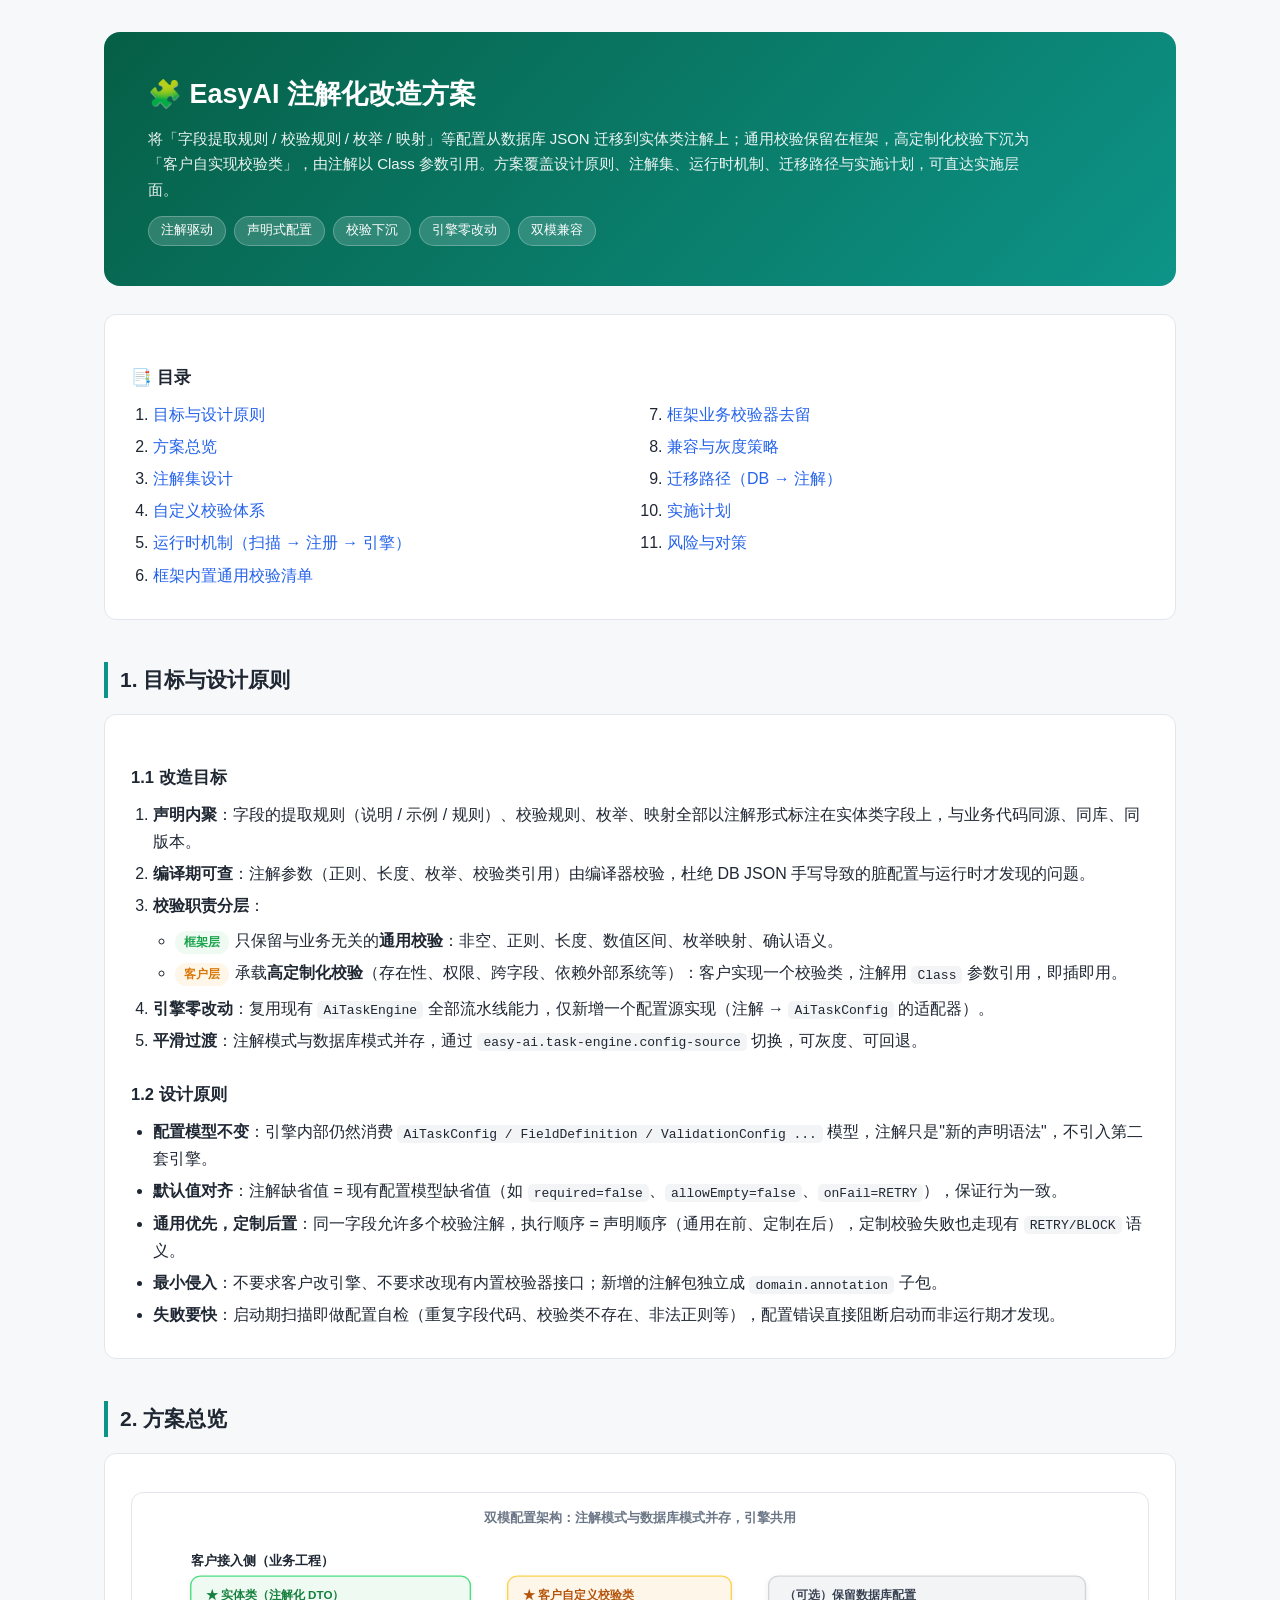
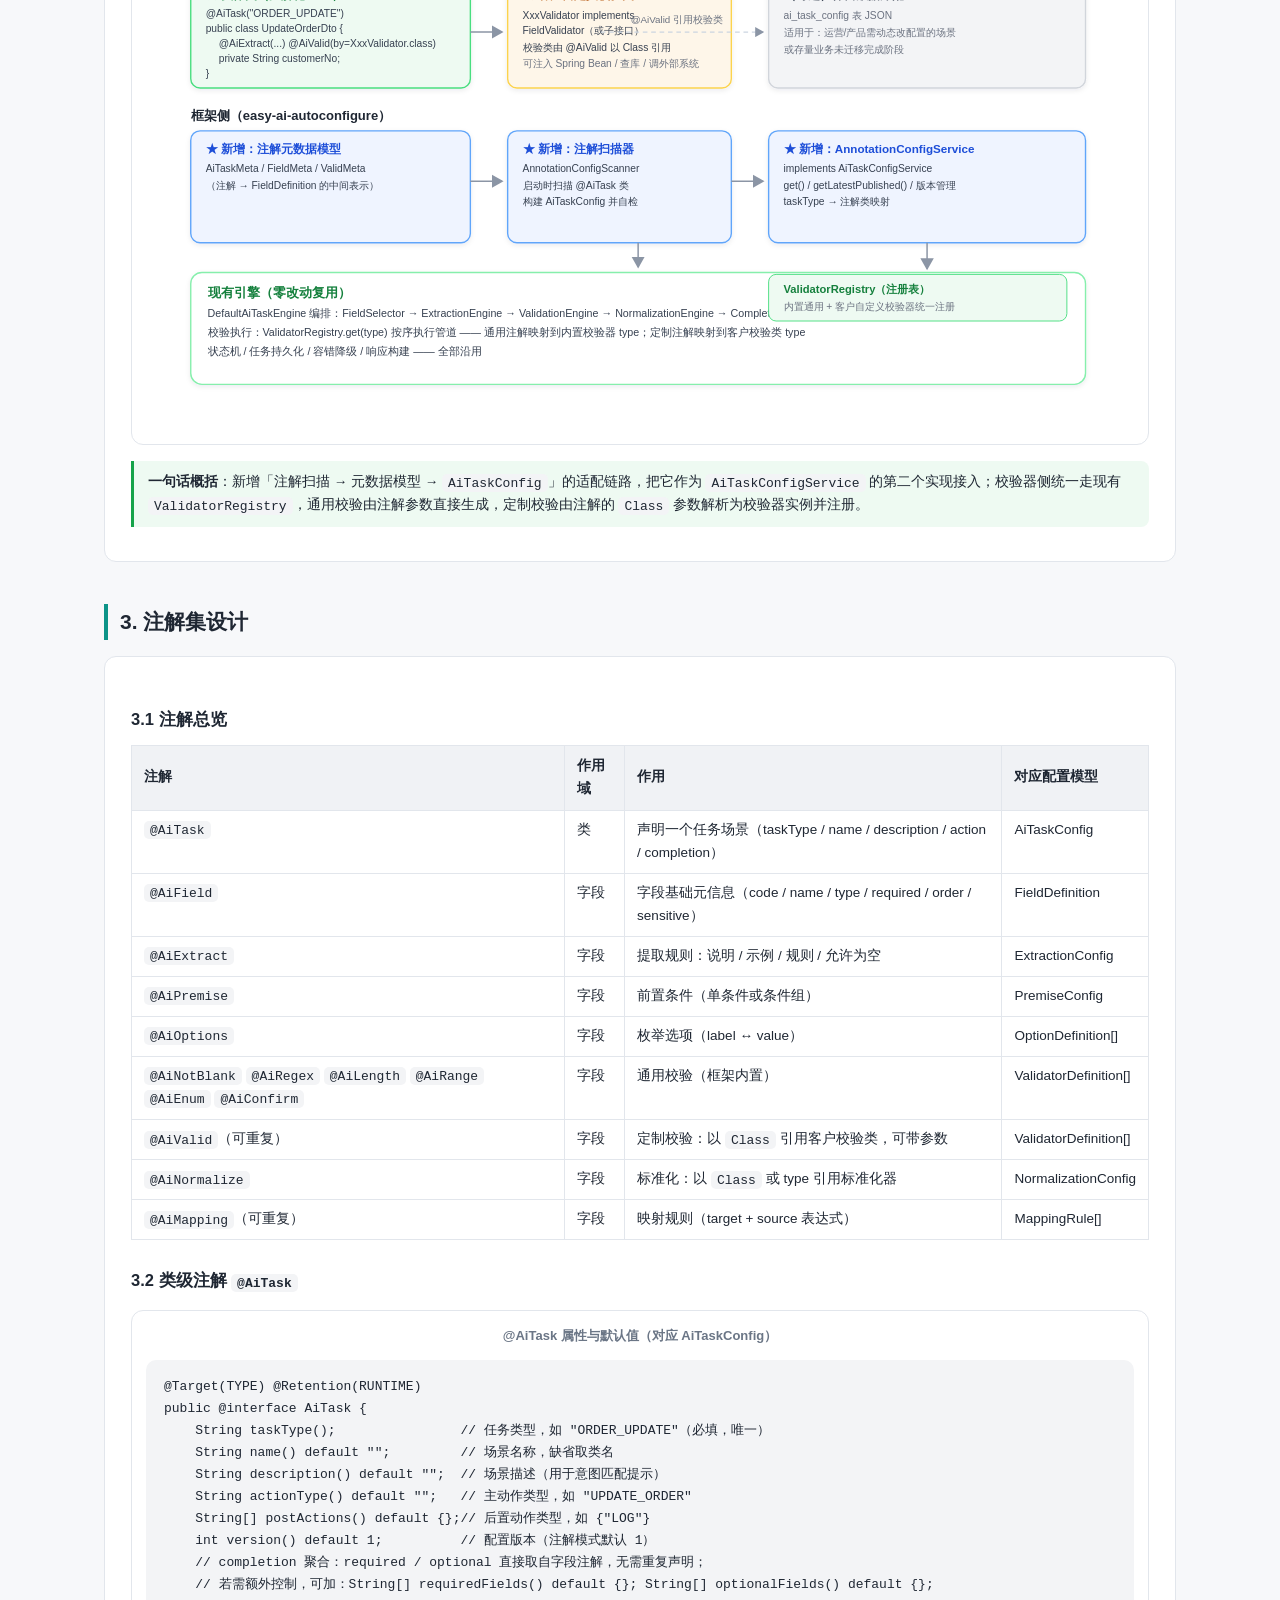
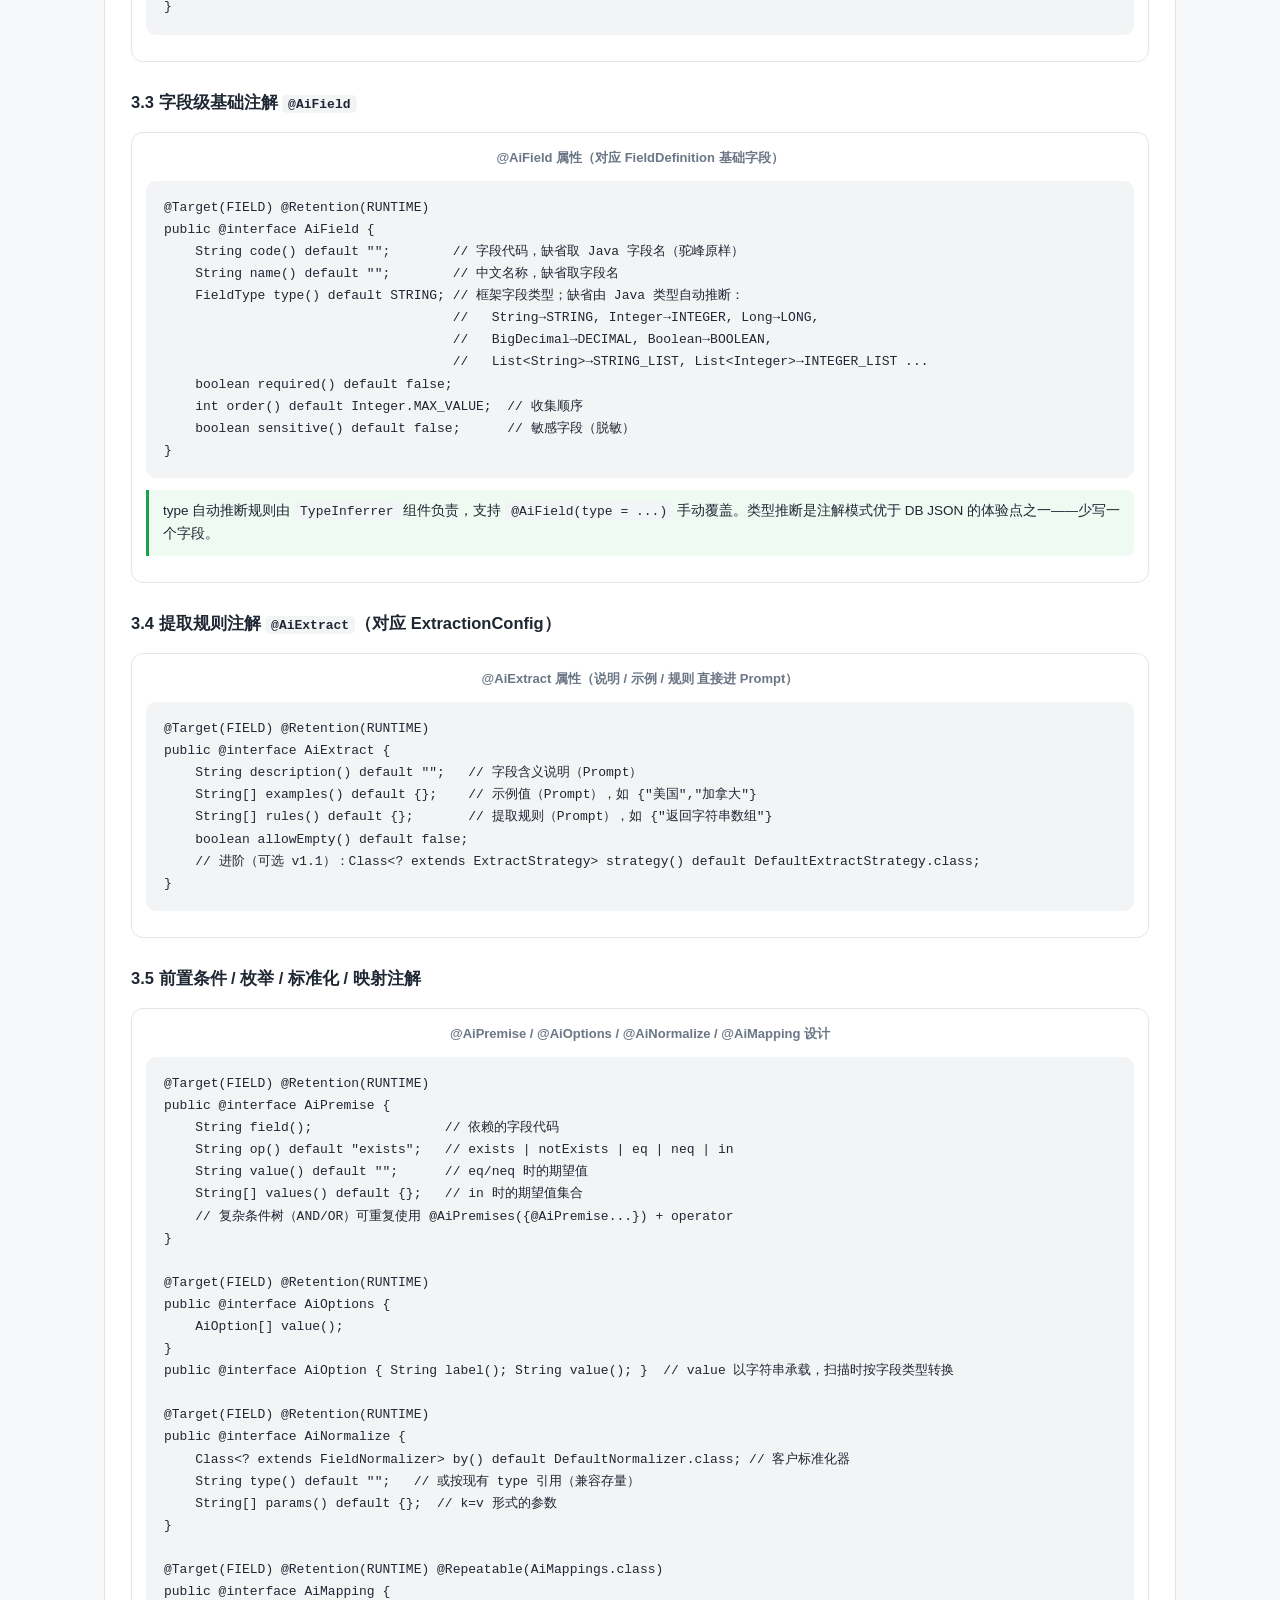
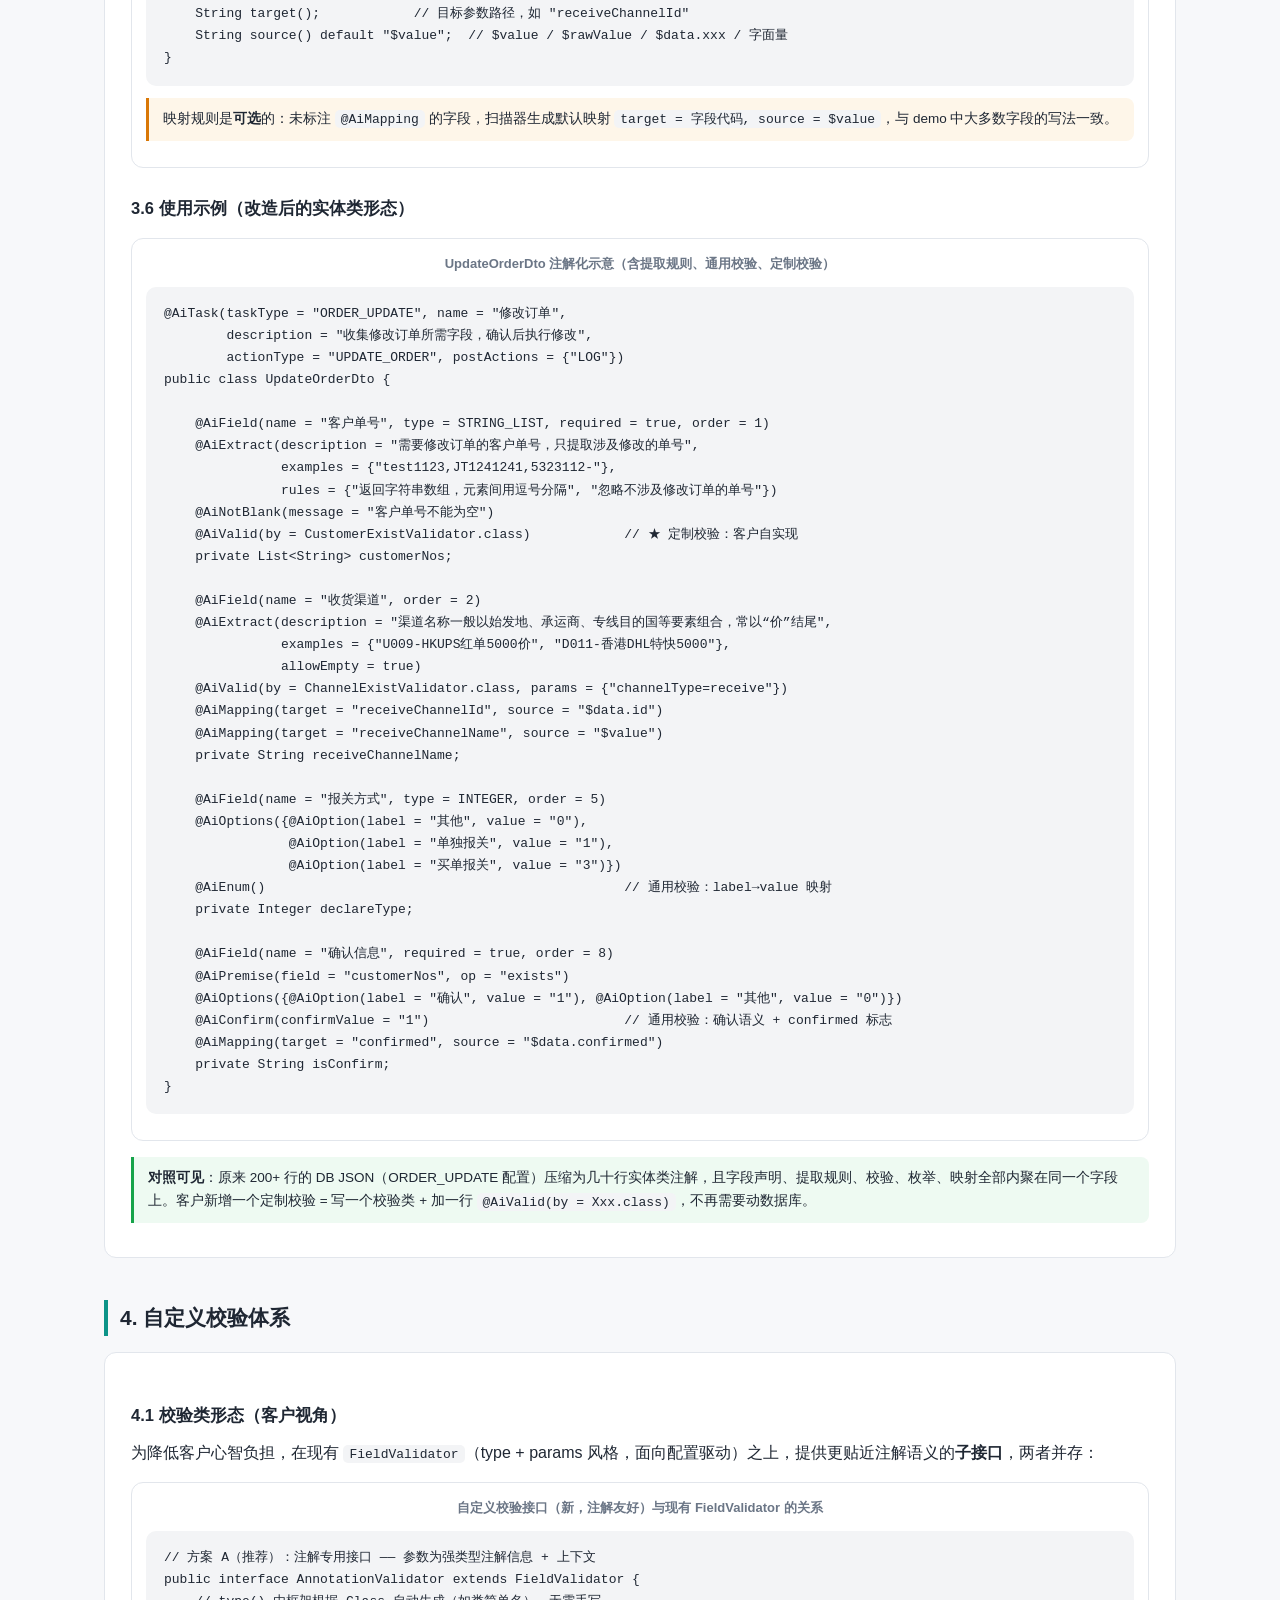
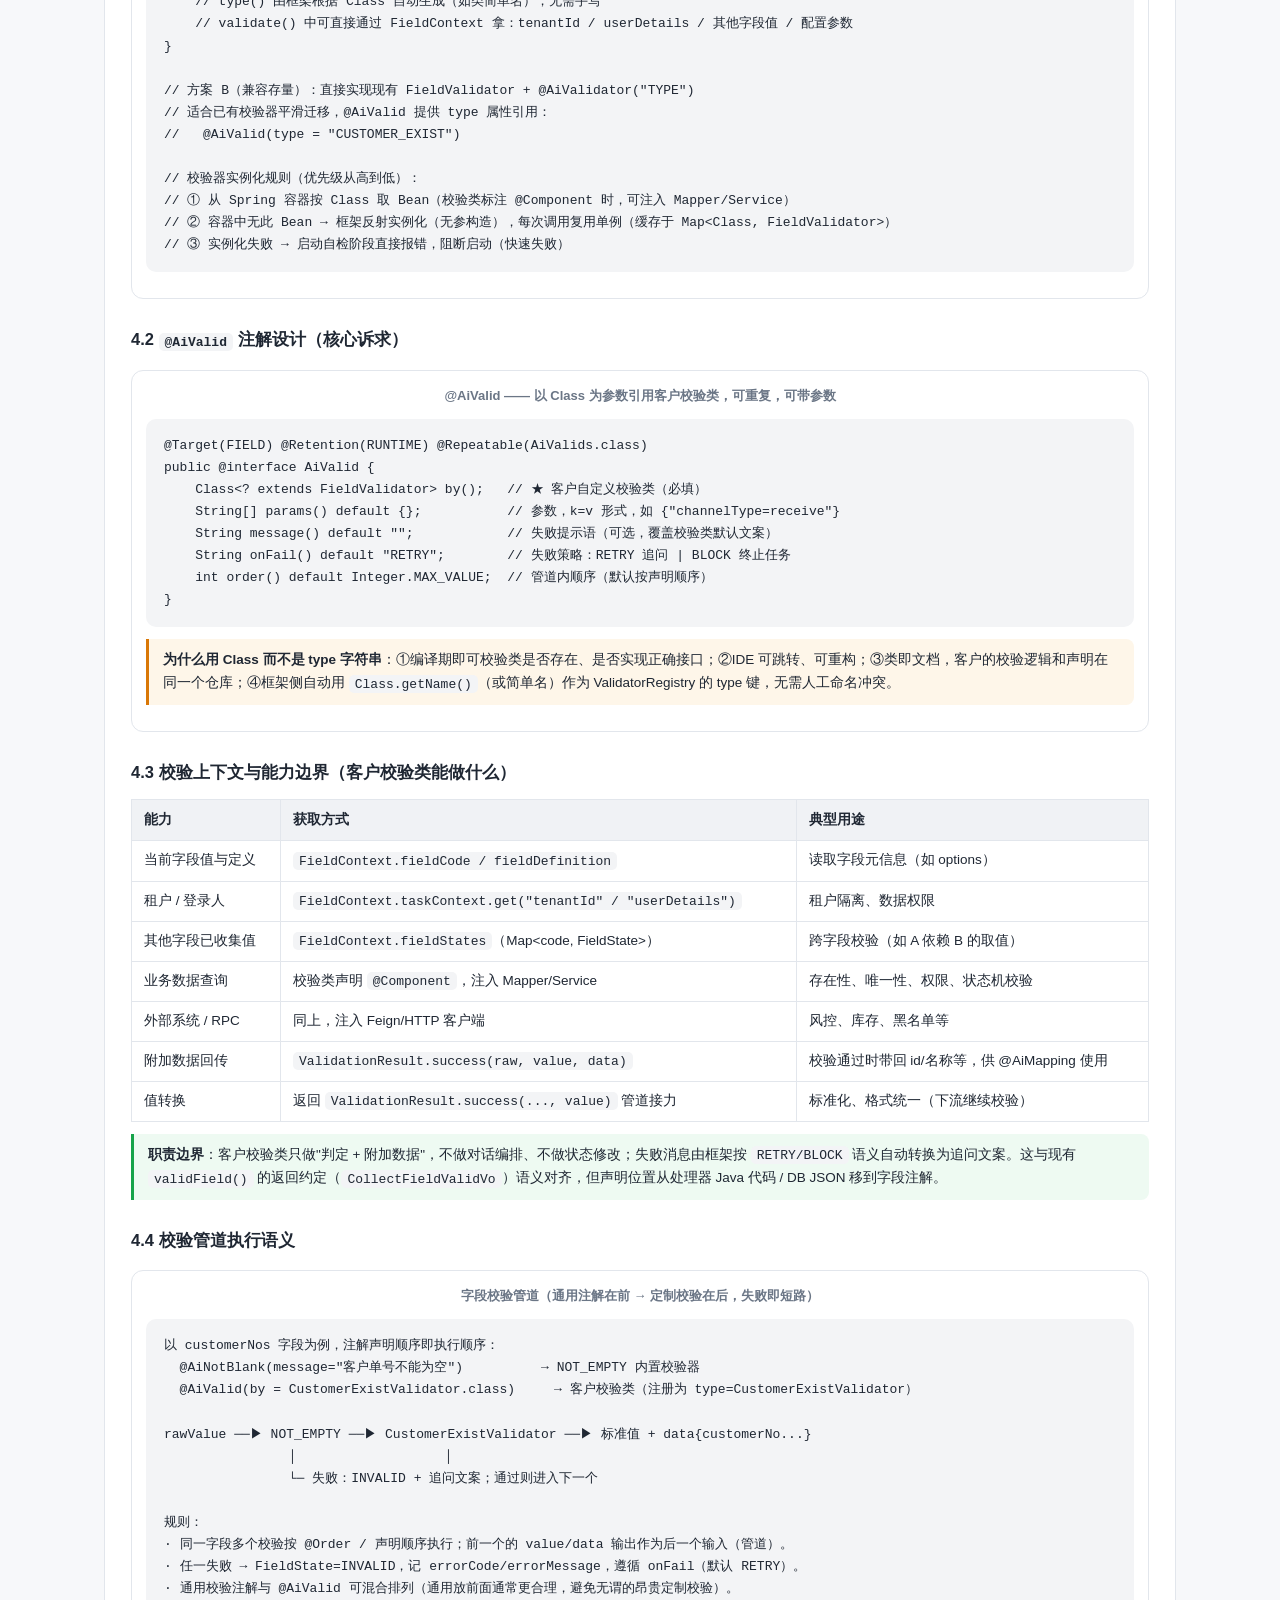
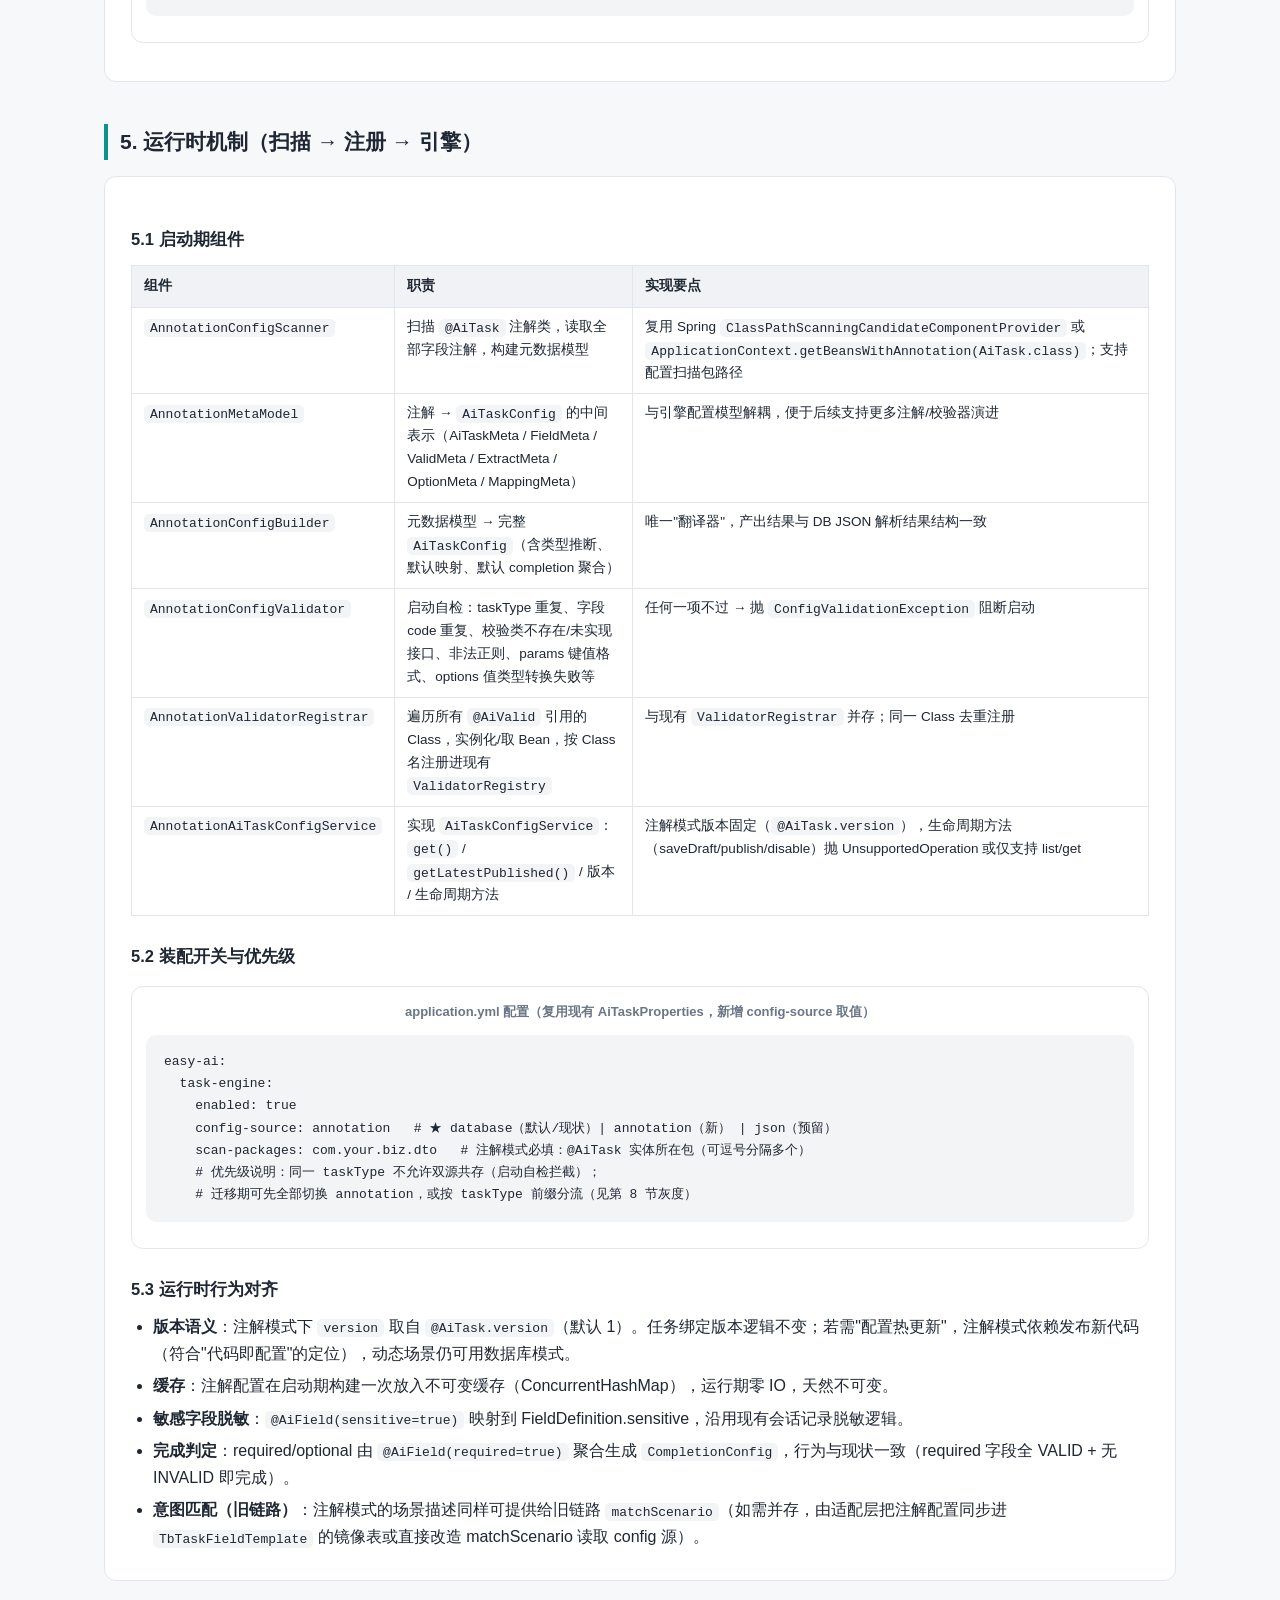
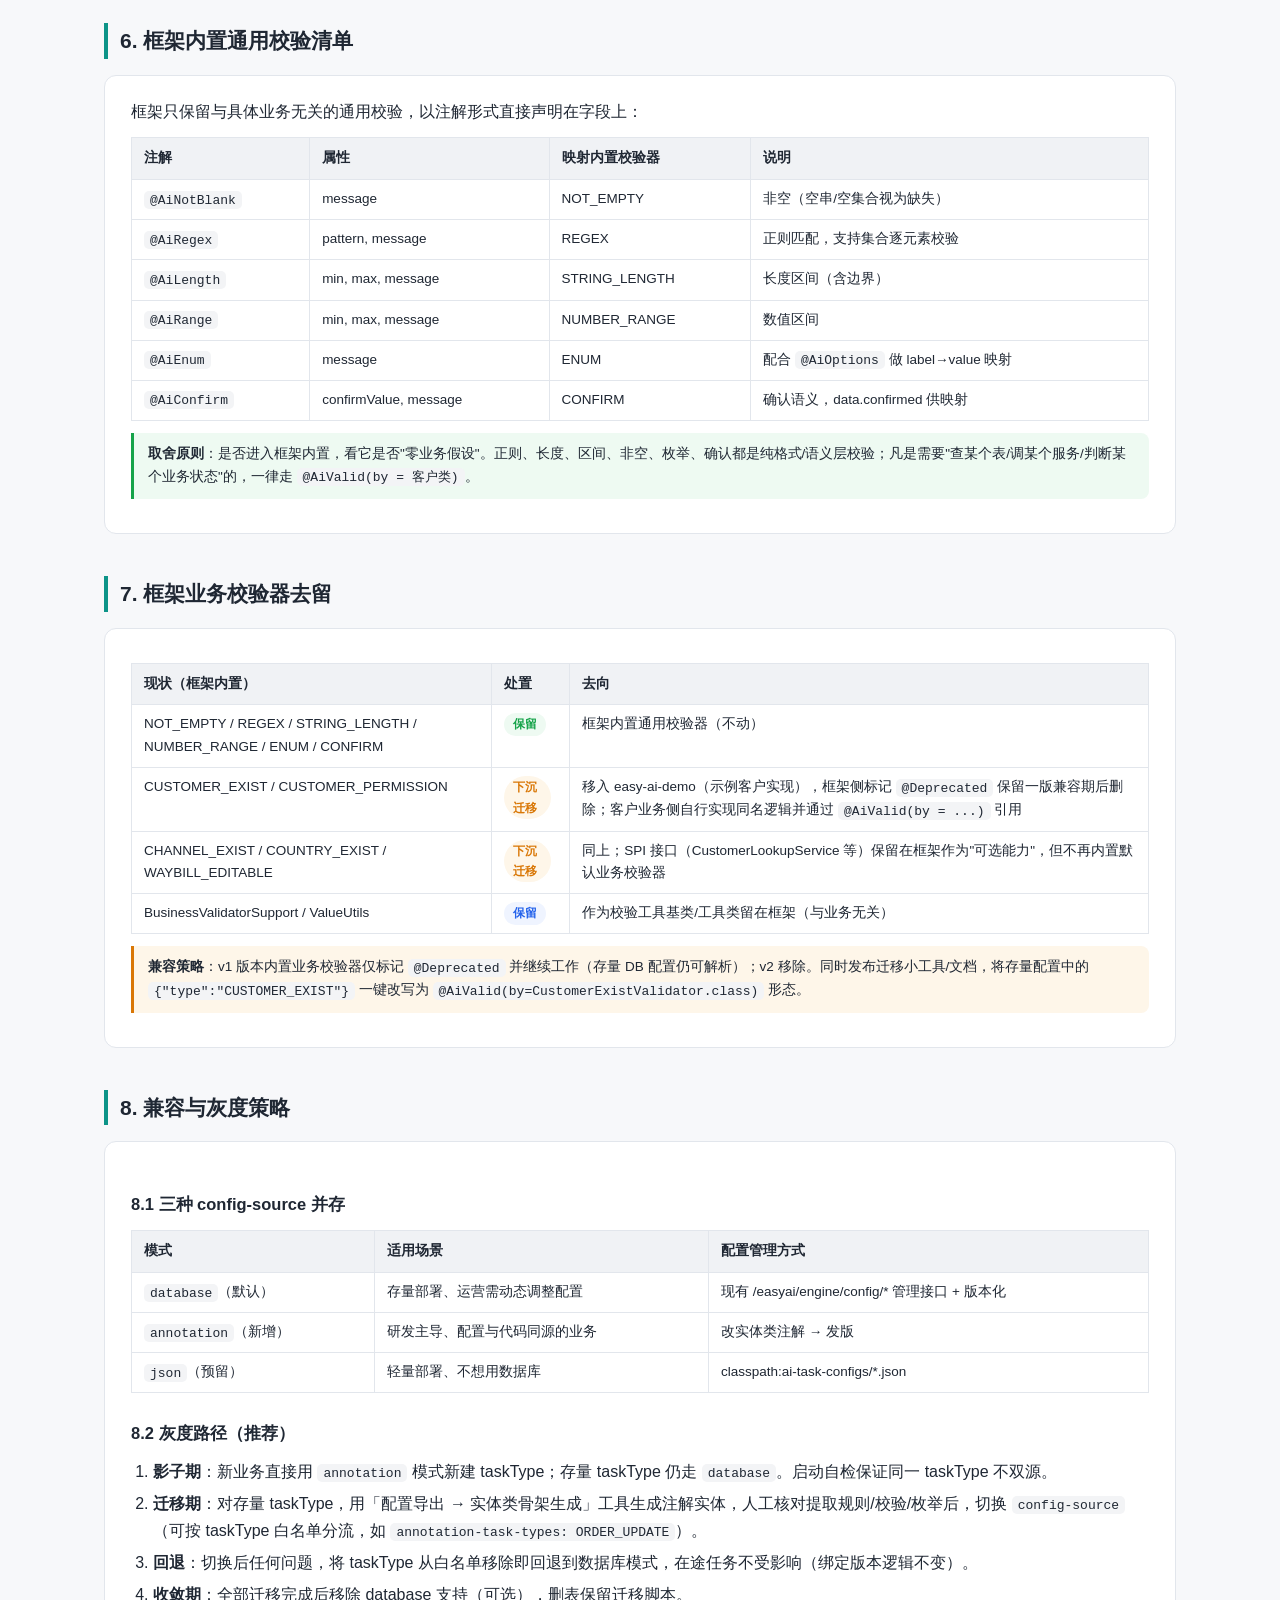
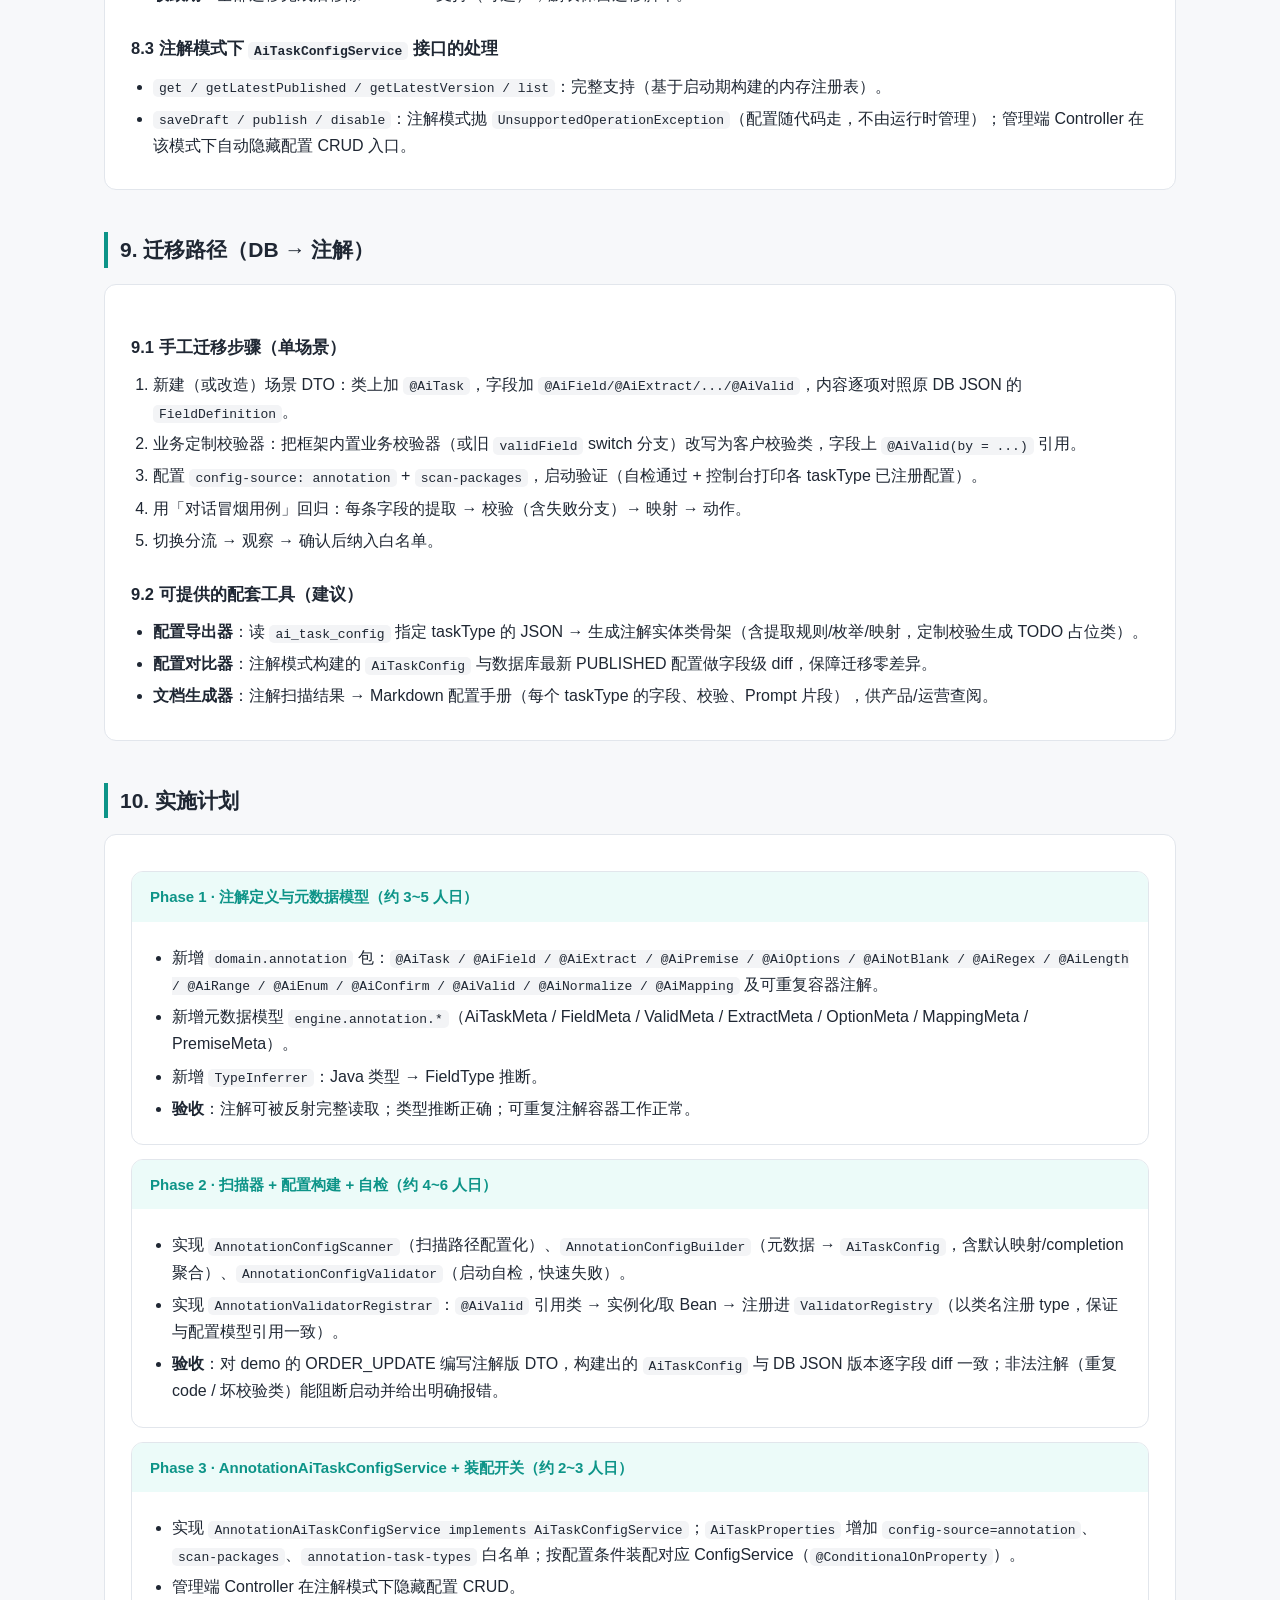
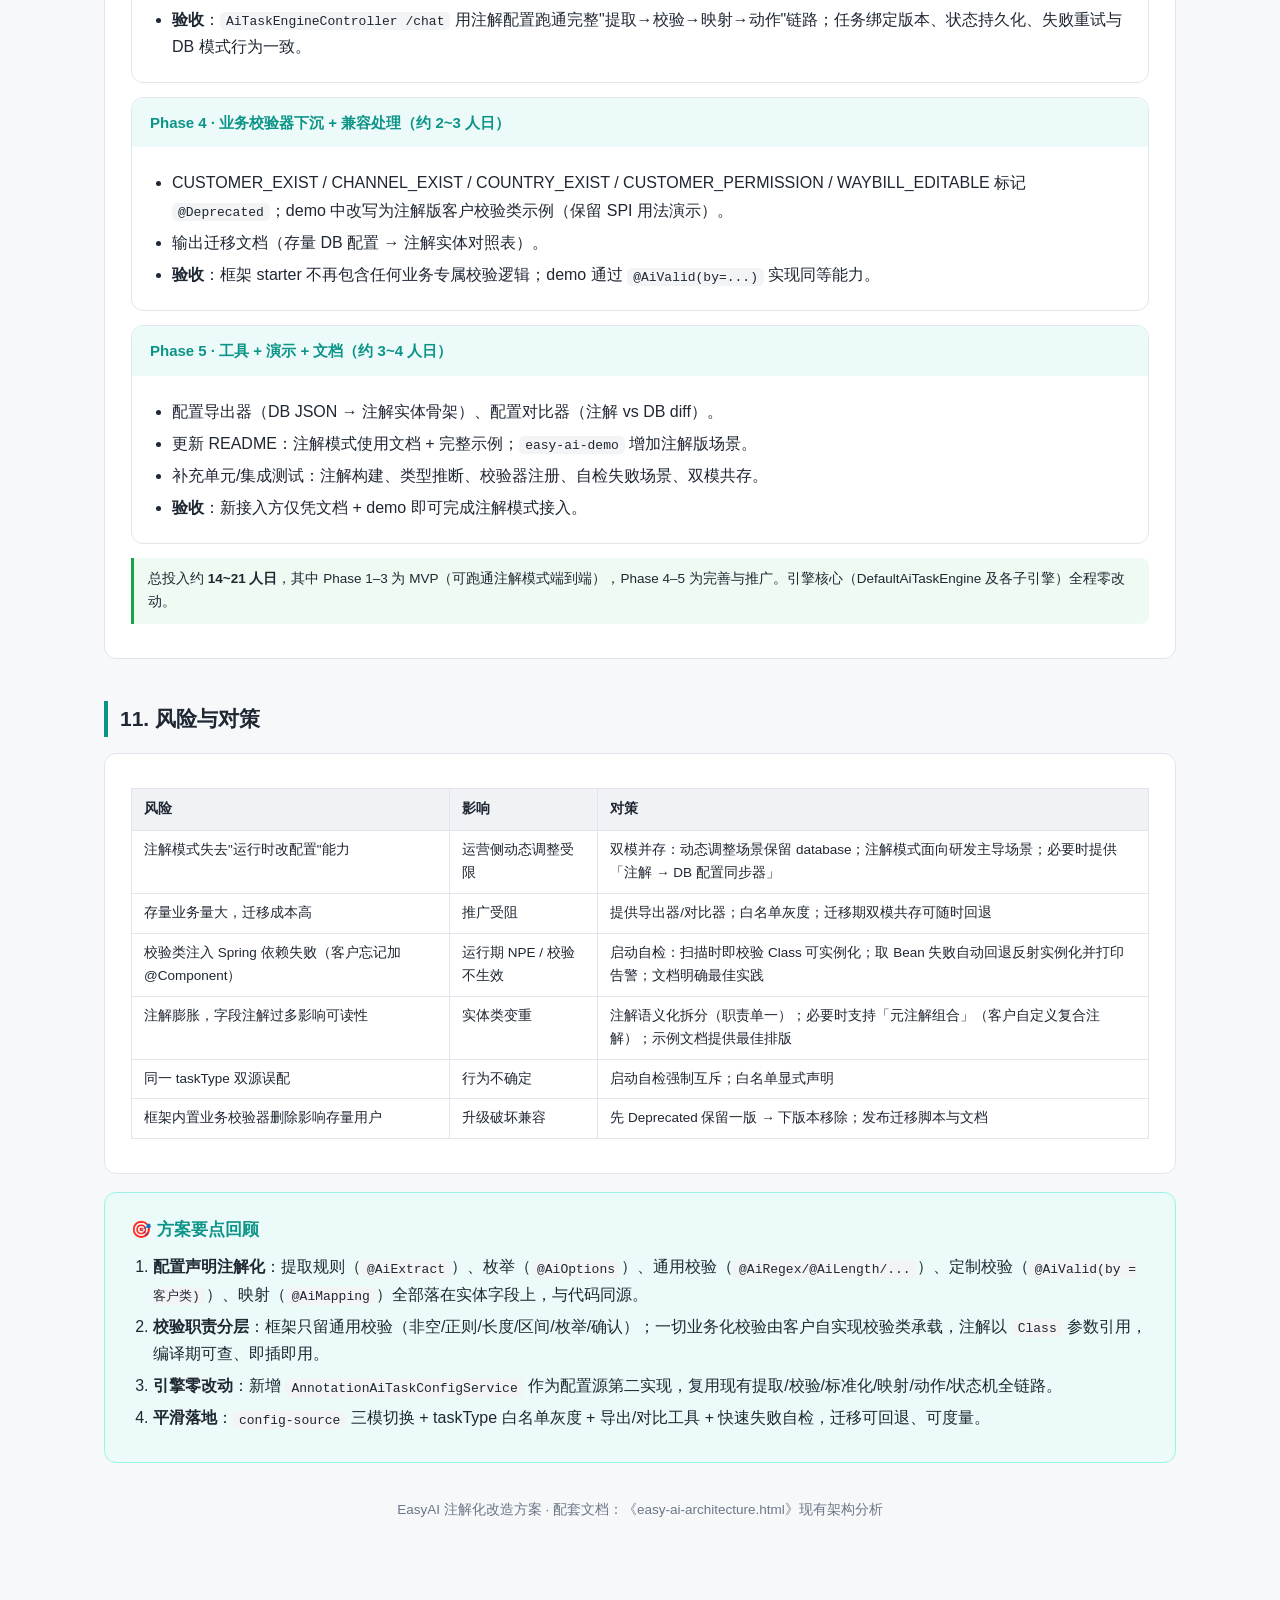
<file: docs/easy-ai-annotation-design.html>
<!DOCTYPE html>
<html lang="zh-CN">
<head>
<meta charset="UTF-8">
<meta name="viewport" content="width=device-width, initial-scale=1.0">
<title>EasyAI 注解化改造方案（实施级设计）</title>
<style>
  :root {
    --bg: #f7f8fa; --card: #ffffff; --border: #e2e6ec; --text: #1f2733; --muted: #6b7686;
    --primary: #2563eb; --primary-bg: #eff4ff; --green: #16a34a; --green-bg: #eefaf2;
    --amber: #d97706; --amber-bg: #fef6e9; --red: #dc2626; --red-bg: #fef1f1;
    --purple: #7c3aed; --purple-bg: #f4efff; --teal: #0d9488; --teal-bg: #ecfbf9;
    --code-bg: #f3f4f6; --mono: "JetBrains Mono", Consolas, "Courier New", monospace;
  }
  * { margin: 0; padding: 0; box-sizing: border-box; }
  body { font-family: -apple-system, "Segoe UI", "PingFang SC", "Microsoft YaHei", sans-serif; background: var(--bg); color: var(--text); line-height: 1.7; }
  .wrap { max-width: 1120px; margin: 0 auto; padding: 32px 24px 80px; }
  header.hero { background: linear-gradient(135deg, #065f46 0%, #0d9488 100%); color: #fff; border-radius: 16px; padding: 40px 44px; margin-bottom: 28px; }
  header.hero h1 { font-size: 27px; font-weight: 700; margin-bottom: 8px; }
  header.hero p { opacity: .92; font-size: 15px; max-width: 900px; }
  header.hero .tags { margin-top: 14px; display: flex; gap: 8px; flex-wrap: wrap; }
  header.hero .tags span { background: rgba(255,255,255,.16); border: 1px solid rgba(255,255,255,.25); padding: 3px 12px; border-radius: 999px; font-size: 12.5px; }
  h2 { font-size: 21px; margin: 42px 0 16px; padding-left: 12px; border-left: 4px solid var(--teal); }
  h3 { font-size: 16.5px; margin: 26px 0 10px; }
  h4 { font-size: 14.5px; margin: 18px 0 8px; }
  .card { background: var(--card); border: 1px solid var(--border); border-radius: 12px; padding: 22px 26px; margin-bottom: 18px; }
  p { margin-bottom: 10px; }
  .muted { color: var(--muted); font-size: 13.5px; }
  code, pre { font-family: var(--mono); font-size: 13px; }
  code { background: var(--code-bg); padding: 1.5px 6px; border-radius: 5px; }
  pre { background: var(--code-bg); border-radius: 10px; padding: 16px 18px; overflow-x: auto; margin: 12px 0; }
  pre code { background: none; padding: 0; }
  table { width: 100%; border-collapse: collapse; margin: 12px 0; font-size: 13.5px; }
  th { background: #f0f2f5; text-align: left; padding: 9px 12px; border: 1px solid var(--border); font-weight: 600; }
  td { padding: 8px 12px; border: 1px solid var(--border); vertical-align: top; }
  .tag { display: inline-block; padding: 1px 9px; border-radius: 999px; font-size: 12px; font-weight: 600; margin-right: 6px; }
  .tag.blue { background: var(--primary-bg); color: var(--primary); }
  .tag.green { background: var(--green-bg); color: var(--green); }
  .tag.amber { background: var(--amber-bg); color: var(--amber); }
  .tag.red { background: var(--red-bg); color: var(--red); }
  .tag.purple { background: var(--purple-bg); color: var(--purple); }
  .tag.teal { background: var(--teal-bg); color: var(--teal); }
  .note { border-left: 3px solid var(--amber); background: var(--amber-bg); border-radius: 0 8px 8px 0; padding: 10px 14px; margin: 12px 0; font-size: 13.5px; }
  .tip { border-left: 3px solid var(--green); background: var(--green-bg); border-radius: 0 8px 8px 0; padding: 10px 14px; margin: 12px 0; font-size: 13.5px; }
  .warn { border-left: 3px solid var(--red); background: var(--red-bg); border-radius: 0 8px 8px 0; padding: 10px 14px; margin: 12px 0; font-size: 13.5px; }
  ul, ol { padding-left: 22px; margin: 8px 0; }
  li { margin-bottom: 5px; }
  .fig { background: var(--card); border: 1px solid var(--border); border-radius: 12px; padding: 14px; margin: 16px 0; overflow-x: auto; }
  .fig .fig-title { font-size: 13px; color: var(--muted); text-align: center; margin-bottom: 8px; font-weight: 600; }
  .grid2 { display: grid; grid-template-columns: 1fr 1fr; gap: 18px; }
  @media (max-width: 860px) { .grid2 { grid-template-columns: 1fr; } }
  .flow-row { display: flex; align-items: stretch; flex-wrap: wrap; gap: 8px; }
  .flow-node { background: var(--primary-bg); border: 1.5px solid var(--primary); color: var(--primary); border-radius: 10px; padding: 10px 14px; font-size: 13px; font-weight: 600; text-align: center; min-width: 108px; }
  .flow-arrow { align-self: center; color: #9ca3af; font-size: 18px; font-weight: 700; }
  .toc { columns: 2; column-gap: 32px; }
  .toc a { color: var(--primary); text-decoration: none; }
  .toc li { break-inside: avoid; }
  .phase { border: 1px solid var(--border); border-radius: 12px; margin: 14px 0; overflow: hidden; }
  .phase-head { padding: 12px 18px; font-weight: 700; font-size: 15px; background: var(--teal-bg); color: var(--teal); }
  .phase-body { padding: 14px 18px; }
</style>
</head>
<body>
<div class="wrap">

<header class="hero">
  <h1>🧩 EasyAI 注解化改造方案</h1>
  <p>将「字段提取规则 / 校验规则 / 枚举 / 映射」等配置从数据库 JSON 迁移到实体类注解上；通用校验保留在框架，高定制化校验下沉为「客户自实现校验类」，由注解以 Class 参数引用。方案覆盖设计原则、注解集、运行时机制、迁移路径与实施计划，可直达实施层面。</p>
  <div class="tags">
    <span>注解驱动</span><span>声明式配置</span><span>校验下沉</span><span>引擎零改动</span><span>双模兼容</span>
  </div>
</header>

<div class="card">
  <h3>📑 目录</h3>
  <ol class="toc">
    <li><a href="#goals">目标与设计原则</a></li>
    <li><a href="#overview">方案总览</a></li>
    <li><a href="#annotations">注解集设计</a></li>
    <li><a href="#custom-valid">自定义校验体系</a></li>
    <li><a href="#runtime">运行时机制（扫描 → 注册 → 引擎）</a></li>
    <li><a href="#builtin">框架内置通用校验清单</a></li>
    <li><a href="#business-valid">框架业务校验器去留</a></li>
    <li><a href="#compat">兼容与灰度策略</a></li>
    <li><a href="#migration">迁移路径（DB → 注解）</a></li>
    <li><a href="#plan">实施计划</a></li>
    <li><a href="#risk">风险与对策</a></li>
  </ol>
</div>

<h2 id="goals">1. 目标与设计原则</h2>
<div class="card">
  <h3>1.1 改造目标</h3>
  <ol>
    <li><strong>声明内聚</strong>：字段的提取规则（说明 / 示例 / 规则）、校验规则、枚举、映射全部以注解形式标注在实体类字段上，与业务代码同源、同库、同版本。</li>
    <li><strong>编译期可查</strong>：注解参数（正则、长度、枚举、校验类引用）由编译器校验，杜绝 DB JSON 手写导致的脏配置与运行时才发现的问题。</li>
    <li><strong>校验职责分层</strong>：
      <ul>
        <li><span class="tag green">框架层</span>只保留与业务无关的<strong>通用校验</strong>：非空、正则、长度、数值区间、枚举映射、确认语义。</li>
        <li><span class="tag amber">客户层</span>承载<strong>高定制化校验</strong>（存在性、权限、跨字段、依赖外部系统等）：客户实现一个校验类，注解用 <code>Class</code> 参数引用，即插即用。</li>
      </ul>
    </li>
    <li><strong>引擎零改动</strong>：复用现有 <code>AiTaskEngine</code> 全部流水线能力，仅新增一个配置源实现（注解 → <code>AiTaskConfig</code> 的适配器）。</li>
    <li><strong>平滑过渡</strong>：注解模式与数据库模式并存，通过 <code>easy-ai.task-engine.config-source</code> 切换，可灰度、可回退。</li>
  </ol>

  <h3>1.2 设计原则</h3>
  <ul>
    <li><strong>配置模型不变</strong>：引擎内部仍然消费 <code>AiTaskConfig / FieldDefinition / ValidationConfig ...</code> 模型，注解只是"新的声明语法"，不引入第二套引擎。</li>
    <li><strong>默认值对齐</strong>：注解缺省值 = 现有配置模型缺省值（如 <code>required=false</code>、<code>allowEmpty=false</code>、<code>onFail=RETRY</code>），保证行为一致。</li>
    <li><strong>通用优先，定制后置</strong>：同一字段允许多个校验注解，执行顺序 = 声明顺序（通用在前、定制在后），定制校验失败也走现有 <code>RETRY/BLOCK</code> 语义。</li>
    <li><strong>最小侵入</strong>：不要求客户改引擎、不要求改现有内置校验器接口；新增的注解包独立成 <code>domain.annotation</code> 子包。</li>
    <li><strong>失败要快</strong>：启动期扫描即做配置自检（重复字段代码、校验类不存在、非法正则等），配置错误直接阻断启动而非运行期才发现。</li>
  </ul>
</div>

<h2 id="overview">2. 方案总览</h2>
<div class="card">
  <div class="fig">
    <div class="fig-title">双模配置架构：注解模式与数据库模式并存，引擎共用</div>
    <svg viewBox="0 0 1060 520" xmlns="http://www.w3.org/2000/svg" font-family="'Segoe UI','PingFang SC','Microsoft YaHei',sans-serif">
      <defs>
        <marker id="arr2" markerWidth="9" markerHeight="9" refX="7" refY="4.5" orient="auto"><path d="M0,0 L8,4.5 L0,9 Z" fill="#8b95a5"/></marker>
        <filter id="sh2" x="-4%" y="-4%" width="108%" height="112%"><feDropShadow dx="0" dy="2" stdDeviation="3" flood-color="#1f2733" flood-opacity="0.08"/></filter>
      </defs>

      <!-- 客户侧 -->
      <text x="48" y="30" font-size="14" font-weight="700" fill="#1f2733">客户接入侧（业务工程）</text>
      <rect x="48" y="42" width="300" height="120" rx="10" fill="#eefaf2" stroke="#4ade80" stroke-width="1.5" filter="url(#sh2)"/>
      <text x="64" y="66" font-size="12.5" font-weight="700" fill="#15803d">★ 实体类（注解化 DTO）</text>
      <text x="64" y="86" font-size="11" fill="#374151">@AiTask("ORDER_UPDATE")</text>
      <text x="64" y="102" font-size="11" fill="#374151">public class UpdateOrderDto {</text>
      <text x="78" y="118" font-size="11" fill="#374151">@AiExtract(...) @AiValid(by=XxxValidator.class)</text>
      <text x="78" y="134" font-size="11" fill="#374151">private String customerNo;</text>
      <text x="64" y="150" font-size="11" fill="#374151">}</text>
      <rect x="388" y="42" width="240" height="120" rx="10" fill="#fef6e9" stroke="#fcd34d" stroke-width="1.5" filter="url(#sh2)"/>
      <text x="404" y="66" font-size="12.5" font-weight="700" fill="#b45309">★ 客户自定义校验类</text>
      <text x="404" y="88" font-size="11" fill="#374151">XxxValidator implements</text>
      <text x="404" y="104" font-size="11" fill="#374151">  FieldValidator（或子接口）</text>
      <text x="404" y="122" font-size="11" fill="#374151">校验类由 @AiValid 以 Class 引用</text>
      <text x="404" y="140" font-size="11" fill="#6b7280">可注入 Spring Bean / 查库 / 调外部系统</text>
      <rect x="668" y="42" width="340" height="120" rx="10" fill="#f3f4f6" stroke="#d1d5db" stroke-width="1.5" filter="url(#sh2)"/>
      <text x="684" y="66" font-size="12.5" font-weight="700" fill="#374151">（可选）保留数据库配置</text>
      <text x="684" y="88" font-size="11" fill="#6b7280">ai_task_config 表 JSON</text>
      <text x="684" y="106" font-size="11" fill="#6b7280">适用于：运营/产品需动态改配置的场景</text>
      <text x="684" y="124" font-size="11" fill="#6b7280">或存量业务未迁移完成阶段</text>

      <!-- 框架侧 -->
      <text x="48" y="196" font-size="14" font-weight="700" fill="#1f2733">框架侧（easy-ai-autoconfigure）</text>
      <rect x="48" y="208" width="300" height="120" rx="10" fill="#eff4ff" stroke="#60a5fa" stroke-width="1.5" filter="url(#sh2)"/>
      <text x="64" y="232" font-size="12.5" font-weight="700" fill="#1d4ed8">★ 新增：注解元数据模型</text>
      <text x="64" y="252" font-size="11" fill="#374151">AiTaskMeta / FieldMeta / ValidMeta</text>
      <text x="64" y="270" font-size="11" fill="#374151">（注解 → FieldDefinition 的中间表示）</text>
      <rect x="388" y="208" width="240" height="120" rx="10" fill="#eff4ff" stroke="#60a5fa" stroke-width="1.5" filter="url(#sh2)"/>
      <text x="404" y="232" font-size="12.5" font-weight="700" fill="#1d4ed8">★ 新增：注解扫描器</text>
      <text x="404" y="252" font-size="11" fill="#374151">AnnotationConfigScanner</text>
      <text x="404" y="270" font-size="11" fill="#374151">启动时扫描 @AiTask 类</text>
      <text x="404" y="288" font-size="11" fill="#374151">构建 AiTaskConfig 并自检</text>
      <rect x="668" y="208" width="340" height="120" rx="10" fill="#eff4ff" stroke="#60a5fa" stroke-width="1.5" filter="url(#sh2)"/>
      <text x="684" y="232" font-size="12.5" font-weight="700" fill="#1d4ed8">★ 新增：AnnotationConfigService</text>
      <text x="684" y="252" font-size="11" fill="#374151">implements AiTaskConfigService</text>
      <text x="684" y="270" font-size="11" fill="#374151">get() / getLatestPublished() / 版本管理</text>
      <text x="684" y="288" font-size="11" fill="#374151">taskType → 注解类映射</text>

      <!-- 引擎 -->
      <rect x="48" y="360" width="960" height="120" rx="12" fill="#ffffff" stroke="#86efac" stroke-width="1.5" filter="url(#sh2)"/>
      <text x="66" y="386" font-size="14" font-weight="700" fill="#15803d">现有引擎（零改动复用）</text>
      <text x="66" y="408" font-size="11.5" fill="#374151">DefaultAiTaskEngine 编排：FieldSelector → ExtractionEngine → ValidationEngine → NormalizationEngine → CompletionEngine → MappingEngine → ActionEngine</text>
      <text x="66" y="428" font-size="11.5" fill="#374151">校验执行：ValidatorRegistry.get(type) 按序执行管道 —— 通用注解映射到内置校验器 type；定制注解映射到客户校验类 type</text>
      <text x="66" y="448" font-size="11.5" fill="#374151">状态机 / 任务持久化 / 容错降级 / 响应构建 —— 全部沿用</text>
      <rect x="668" y="362" width="320" height="50" rx="8" fill="#eefaf2" stroke="#4ade80"/>
      <text x="684" y="382" font-size="12" font-weight="600" fill="#15803d">ValidatorRegistry（注册表）</text>
      <text x="684" y="400" font-size="11" fill="#6b7280">内置通用 + 客户自定义校验器统一注册</text>

      <!-- arrows -->
      <line x1="348" y1="102" x2="382" y2="102" stroke="#8b95a5" stroke-width="1.6" marker-end="url(#arr2)"/>
      <line x1="348" y1="262" x2="382" y2="262" stroke="#8b95a5" stroke-width="1.6" marker-end="url(#arr2)"/>
      <line x1="628" y1="262" x2="662" y2="262" stroke="#8b95a5" stroke-width="1.6" marker-end="url(#arr2)"/>
      <line x1="528" y1="328" x2="528" y2="354" stroke="#8b95a5" stroke-width="1.6" marker-end="url(#arr2)"/>
      <line x1="838" y1="328" x2="838" y2="356" stroke="#8b95a5" stroke-width="1.6" marker-end="url(#arr2)"/>
      <line x1="488" y1="102" x2="662" y2="102" stroke="#cbd5e1" stroke-width="1.2" stroke-dasharray="5 4" marker-end="url(#arr2)"/>
      <text x="520" y="92" font-size="10.5" fill="#6b7280">@AiValid 引用校验类</text>
    </svg>
  </div>

  <div class="tip"><strong>一句话概括</strong>：新增「注解扫描 → 元数据模型 → <code>AiTaskConfig</code>」的适配链路，把它作为 <code>AiTaskConfigService</code> 的第二个实现接入；校验器侧统一走现有 <code>ValidatorRegistry</code>，通用校验由注解参数直接生成，定制校验由注解的 <code>Class</code> 参数解析为校验器实例并注册。</div>
</div>

<h2 id="annotations">3. 注解集设计</h2>
<div class="card">

  <h3>3.1 注解总览</h3>
  <table>
    <tr><th>注解</th><th>作用域</th><th>作用</th><th>对应配置模型</th></tr>
    <tr><td><code>@AiTask</code></td><td>类</td><td>声明一个任务场景（taskType / name / description / action / completion）</td><td>AiTaskConfig</td></tr>
    <tr><td><code>@AiField</code></td><td>字段</td><td>字段基础元信息（code / name / type / required / order / sensitive）</td><td>FieldDefinition</td></tr>
    <tr><td><code>@AiExtract</code></td><td>字段</td><td>提取规则：说明 / 示例 / 规则 / 允许为空</td><td>ExtractionConfig</td></tr>
    <tr><td><code>@AiPremise</code></td><td>字段</td><td>前置条件（单条件或条件组）</td><td>PremiseConfig</td></tr>
    <tr><td><code>@AiOptions</code></td><td>字段</td><td>枚举选项（label ↔ value）</td><td>OptionDefinition[]</td></tr>
    <tr><td><code>@AiNotBlank</code> <code>@AiRegex</code> <code>@AiLength</code> <code>@AiRange</code> <code>@AiEnum</code> <code>@AiConfirm</code></td><td>字段</td><td>通用校验（框架内置）</td><td>ValidatorDefinition[]</td></tr>
    <tr><td><code>@AiValid</code>（可重复）</td><td>字段</td><td>定制校验：以 <code>Class</code> 引用客户校验类，可带参数</td><td>ValidatorDefinition[]</td></tr>
    <tr><td><code>@AiNormalize</code></td><td>字段</td><td>标准化：以 <code>Class</code> 或 type 引用标准化器</td><td>NormalizationConfig</td></tr>
    <tr><td><code>@AiMapping</code>（可重复）</td><td>字段</td><td>映射规则（target + source 表达式）</td><td>MappingRule[]</td></tr>
  </table>

  <h3>3.2 类级注解 <code>@AiTask</code></h3>
  <div class="fig">
    <div class="fig-title">@AiTask 属性与默认值（对应 AiTaskConfig）</div>
    <pre><code>@Target(TYPE) @Retention(RUNTIME)
public @interface AiTask {
    String taskType();                // 任务类型，如 "ORDER_UPDATE"（必填，唯一）
    String name() default "";         // 场景名称，缺省取类名
    String description() default "";  // 场景描述（用于意图匹配提示）
    String actionType() default "";   // 主动作类型，如 "UPDATE_ORDER"
    String[] postActions() default {};// 后置动作类型，如 {"LOG"}
    int version() default 1;          // 配置版本（注解模式默认 1）
    // completion 聚合：required / optional 直接取自字段注解，无需重复声明；
    // 若需额外控制，可加：String[] requiredFields() default {}; String[] optionalFields() default {};
}</code></pre>
  </div>

  <h3>3.3 字段级基础注解 <code>@AiField</code></h3>
  <div class="fig">
    <div class="fig-title">@AiField 属性（对应 FieldDefinition 基础字段）</div>
    <pre><code>@Target(FIELD) @Retention(RUNTIME)
public @interface AiField {
    String code() default "";        // 字段代码，缺省取 Java 字段名（驼峰原样）
    String name() default "";        // 中文名称，缺省取字段名
    FieldType type() default STRING; // 框架字段类型；缺省由 Java 类型自动推断：
                                     //   String→STRING, Integer→INTEGER, Long→LONG,
                                     //   BigDecimal→DECIMAL, Boolean→BOOLEAN,
                                     //   List&lt;String&gt;→STRING_LIST, List&lt;Integer&gt;→INTEGER_LIST ...
    boolean required() default false;
    int order() default Integer.MAX_VALUE;  // 收集顺序
    boolean sensitive() default false;      // 敏感字段（脱敏）
}</code></pre>
    <div class="tip">type 自动推断规则由 <code>TypeInferrer</code> 组件负责，支持 <code>@AiField(type = ...)</code> 手动覆盖。类型推断是注解模式优于 DB JSON 的体验点之一——少写一个字段。</div>
  </div>

  <h3>3.4 提取规则注解 <code>@AiExtract</code>（对应 ExtractionConfig）</h3>
  <div class="fig">
    <div class="fig-title">@AiExtract 属性（说明 / 示例 / 规则 直接进 Prompt）</div>
    <pre><code>@Target(FIELD) @Retention(RUNTIME)
public @interface AiExtract {
    String description() default "";   // 字段含义说明（Prompt）
    String[] examples() default {};    // 示例值（Prompt），如 {"美国","加拿大"}
    String[] rules() default {};       // 提取规则（Prompt），如 {"返回字符串数组"}
    boolean allowEmpty() default false;
    // 进阶（可选 v1.1）：Class&lt;? extends ExtractStrategy&gt; strategy() default DefaultExtractStrategy.class;
}</code></pre>
  </div>

  <h3>3.5 前置条件 / 枚举 / 标准化 / 映射注解</h3>
  <div class="fig">
    <div class="fig-title">@AiPremise / @AiOptions / @AiNormalize / @AiMapping 设计</div>
    <pre><code>@Target(FIELD) @Retention(RUNTIME)
public @interface AiPremise {
    String field();                 // 依赖的字段代码
    String op() default "exists";   // exists | notExists | eq | neq | in
    String value() default "";      // eq/neq 时的期望值
    String[] values() default {};   // in 时的期望值集合
    // 复杂条件树（AND/OR）可重复使用 @AiPremises({@AiPremise...}) + operator
}

@Target(FIELD) @Retention(RUNTIME)
public @interface AiOptions {
    AiOption[] value();
}
public @interface AiOption { String label(); String value(); }  // value 以字符串承载，扫描时按字段类型转换

@Target(FIELD) @Retention(RUNTIME)
public @interface AiNormalize {
    Class&lt;? extends FieldNormalizer&gt; by() default DefaultNormalizer.class; // 客户标准化器
    String type() default "";   // 或按现有 type 引用（兼容存量）
    String[] params() default {};  // k=v 形式的参数
}

@Target(FIELD) @Retention(RUNTIME) @Repeatable(AiMappings.class)
public @interface AiMapping {
    String target();            // 目标参数路径，如 "receiveChannelId"
    String source() default "$value";  // $value / $rawValue / $data.xxx / 字面量
}</code></pre>
    <div class="note">映射规则是<strong>可选</strong>的：未标注 <code>@AiMapping</code> 的字段，扫描器生成默认映射 <code>target = 字段代码, source = $value</code>，与 demo 中大多数字段的写法一致。</div>
  </div>

  <h3>3.6 使用示例（改造后的实体类形态）</h3>
  <div class="fig">
    <div class="fig-title">UpdateOrderDto 注解化示意（含提取规则、通用校验、定制校验）</div>
    <pre><code>@AiTask(taskType = "ORDER_UPDATE", name = "修改订单",
        description = "收集修改订单所需字段，确认后执行修改",
        actionType = "UPDATE_ORDER", postActions = {"LOG"})
public class UpdateOrderDto {

    @AiField(name = "客户单号", type = STRING_LIST, required = true, order = 1)
    @AiExtract(description = "需要修改订单的客户单号，只提取涉及修改的单号",
               examples = {"test1123,JT1241241,5323112-"},
               rules = {"返回字符串数组，元素间用逗号分隔", "忽略不涉及修改订单的单号"})
    @AiNotBlank(message = "客户单号不能为空")
    @AiValid(by = CustomerExistValidator.class)            // ★ 定制校验：客户自实现
    private List&lt;String&gt; customerNos;

    @AiField(name = "收货渠道", order = 2)
    @AiExtract(description = "渠道名称一般以始发地、承运商、专线目的国等要素组合，常以“价”结尾",
               examples = {"U009-HKUPS红单5000价", "D011-香港DHL特快5000"},
               allowEmpty = true)
    @AiValid(by = ChannelExistValidator.class, params = {"channelType=receive"})
    @AiMapping(target = "receiveChannelId", source = "$data.id")
    @AiMapping(target = "receiveChannelName", source = "$value")
    private String receiveChannelName;

    @AiField(name = "报关方式", type = INTEGER, order = 5)
    @AiOptions({@AiOption(label = "其他", value = "0"),
                @AiOption(label = "单独报关", value = "1"),
                @AiOption(label = "买单报关", value = "3")})
    @AiEnum()                                              // 通用校验：label→value 映射
    private Integer declareType;

    @AiField(name = "确认信息", required = true, order = 8)
    @AiPremise(field = "customerNos", op = "exists")
    @AiOptions({@AiOption(label = "确认", value = "1"), @AiOption(label = "其他", value = "0")})
    @AiConfirm(confirmValue = "1")                         // 通用校验：确认语义 + confirmed 标志
    @AiMapping(target = "confirmed", source = "$data.confirmed")
    private String isConfirm;
}</code></pre>
  </div>
  <div class="tip"><strong>对照可见</strong>：原来 200+ 行的 DB JSON（ORDER_UPDATE 配置）压缩为几十行实体类注解，且字段声明、提取规则、校验、枚举、映射全部内聚在同一个字段上。客户新增一个定制校验 = 写一个校验类 + 加一行 <code>@AiValid(by = Xxx.class)</code>，不再需要动数据库。</div>
</div>

<h2 id="custom-valid">4. 自定义校验体系</h2>
<div class="card">

  <h3>4.1 校验类形态（客户视角）</h3>
  <p>为降低客户心智负担，在现有 <code>FieldValidator</code>（type + params 风格，面向配置驱动）之上，提供更贴近注解语义的<strong>子接口</strong>，两者并存：</p>
  <div class="fig">
    <div class="fig-title">自定义校验接口（新，注解友好）与现有 FieldValidator 的关系</div>
    <pre><code>// 方案 A（推荐）：注解专用接口 —— 参数为强类型注解信息 + 上下文
public interface AnnotationValidator extends FieldValidator {
    // type() 由框架根据 Class 自动生成（如类简单名），无需手写
    // validate() 中可直接通过 FieldContext 拿：tenantId / userDetails / 其他字段值 / 配置参数
}

// 方案 B（兼容存量）：直接实现现有 FieldValidator + @AiValidator("TYPE")
// 适合已有校验器平滑迁移，@AiValid 提供 type 属性引用：
//   @AiValid(type = "CUSTOMER_EXIST")

// 校验器实例化规则（优先级从高到低）：
// ① 从 Spring 容器按 Class 取 Bean（校验类标注 @Component 时，可注入 Mapper/Service）
// ② 容器中无此 Bean → 框架反射实例化（无参构造），每次调用复用单例（缓存于 Map&lt;Class, FieldValidator&gt;）
// ③ 实例化失败 → 启动自检阶段直接报错，阻断启动（快速失败）</code></pre>
  </div>

  <h3>4.2 <code>@AiValid</code> 注解设计（核心诉求）</h3>
  <div class="fig">
    <div class="fig-title">@AiValid —— 以 Class 为参数引用客户校验类，可重复，可带参数</div>
    <pre><code>@Target(FIELD) @Retention(RUNTIME) @Repeatable(AiValids.class)
public @interface AiValid {
    Class&lt;? extends FieldValidator&gt; by();   // ★ 客户自定义校验类（必填）
    String[] params() default {};           // 参数，k=v 形式，如 {"channelType=receive"}
    String message() default "";            // 失败提示语（可选，覆盖校验类默认文案）
    String onFail() default "RETRY";        // 失败策略：RETRY 追问 | BLOCK 终止任务
    int order() default Integer.MAX_VALUE;  // 管道内顺序（默认按声明顺序）
}</code></pre>
    <div class="note"><strong>为什么用 Class 而不是 type 字符串</strong>：①编译期即可校验类是否存在、是否实现正确接口；②IDE 可跳转、可重构；③类即文档，客户的校验逻辑和声明在同一个仓库；④框架侧自动用 <code>Class.getName()</code>（或简单名）作为 ValidatorRegistry 的 type 键，无需人工命名冲突。</div>
  </div>

  <h3>4.3 校验上下文与能力边界（客户校验类能做什么）</h3>
  <table>
    <tr><th>能力</th><th>获取方式</th><th>典型用途</th></tr>
    <tr><td>当前字段值与定义</td><td><code>FieldContext.fieldCode / fieldDefinition</code></td><td>读取字段元信息（如 options）</td></tr>
    <tr><td>租户 / 登录人</td><td><code>FieldContext.taskContext.get("tenantId" / "userDetails")</code></td><td>租户隔离、数据权限</td></tr>
    <tr><td>其他字段已收集值</td><td><code>FieldContext.fieldStates</code>（Map&lt;code, FieldState&gt;）</td><td>跨字段校验（如 A 依赖 B 的取值）</td></tr>
    <tr><td>业务数据查询</td><td>校验类声明 <code>@Component</code>，注入 Mapper/Service</td><td>存在性、唯一性、权限、状态机校验</td></tr>
    <tr><td>外部系统 / RPC</td><td>同上，注入 Feign/HTTP 客户端</td><td>风控、库存、黑名单等</td></tr>
    <tr><td>附加数据回传</td><td><code>ValidationResult.success(raw, value, data)</code></td><td>校验通过时带回 id/名称等，供 @AiMapping 使用</td></tr>
    <tr><td>值转换</td><td>返回 <code>ValidationResult.success(..., value)</code> 管道接力</td><td>标准化、格式统一（下流继续校验）</td></tr>
  </table>
  <div class="tip"><strong>职责边界</strong>：客户校验类只做"判定 + 附加数据"，不做对话编排、不做状态修改；失败消息由框架按 <code>RETRY/BLOCK</code> 语义自动转换为追问文案。这与现有 <code>validField()</code> 的返回约定（<code>CollectFieldValidVo</code>）语义对齐，但声明位置从处理器 Java 代码 / DB JSON 移到字段注解。</div>

  <h3>4.4 校验管道执行语义</h3>
  <div class="fig">
    <div class="fig-title">字段校验管道（通用注解在前 → 定制校验在后，失败即短路）</div>
    <pre><code>以 customerNos 字段为例，注解声明顺序即执行顺序：
  @AiNotBlank(message="客户单号不能为空")          → NOT_EMPTY 内置校验器
  @AiValid(by = CustomerExistValidator.class)     → 客户校验类（注册为 type=CustomerExistValidator）

rawValue ──▶ NOT_EMPTY ──▶ CustomerExistValidator ──▶ 标准值 + data{customerNo...}
                │                   │
                └─ 失败：INVALID + 追问文案；通过则进入下一个

规则：
· 同一字段多个校验按 @Order / 声明顺序执行；前一个的 value/data 输出作为后一个输入（管道）。
· 任一失败 → FieldState=INVALID，记 errorCode/errorMessage，遵循 onFail（默认 RETRY）。
· 通用校验注解与 @AiValid 可混合排列（通用放前面通常更合理，避免无谓的昂贵定制校验）。</code></pre>
  </div>
</div>

<h2 id="runtime">5. 运行时机制（扫描 → 注册 → 引擎）</h2>
<div class="card">

  <h3>5.1 启动期组件</h3>
  <table>
    <tr><th>组件</th><th>职责</th><th>实现要点</th></tr>
    <tr><td><code>AnnotationConfigScanner</code></td><td>扫描 <code>@AiTask</code> 注解类，读取全部字段注解，构建元数据模型</td><td>复用 Spring <code>ClassPathScanningCandidateComponentProvider</code> 或 <code>ApplicationContext.getBeansWithAnnotation(AiTask.class)</code>；支持配置扫描包路径</td></tr>
    <tr><td><code>AnnotationMetaModel</code></td><td>注解 → <code>AiTaskConfig</code> 的中间表示（AiTaskMeta / FieldMeta / ValidMeta / ExtractMeta / OptionMeta / MappingMeta）</td><td>与引擎配置模型解耦，便于后续支持更多注解/校验器演进</td></tr>
    <tr><td><code>AnnotationConfigBuilder</code></td><td>元数据模型 → 完整 <code>AiTaskConfig</code>（含类型推断、默认映射、默认 completion 聚合）</td><td>唯一"翻译器"，产出结果与 DB JSON 解析结果结构一致</td></tr>
    <tr><td><code>AnnotationConfigValidator</code></td><td>启动自检：taskType 重复、字段 code 重复、校验类不存在/未实现接口、非法正则、params 键值格式、options 值类型转换失败等</td><td>任何一项不过 → 抛 <code>ConfigValidationException</code> 阻断启动</td></tr>
    <tr><td><code>AnnotationValidatorRegistrar</code></td><td>遍历所有 <code>@AiValid</code> 引用的 Class，实例化/取 Bean，按 Class 名注册进现有 <code>ValidatorRegistry</code></td><td>与现有 <code>ValidatorRegistrar</code> 并存；同一 Class 去重注册</td></tr>
    <tr><td><code>AnnotationAiTaskConfigService</code></td><td>实现 <code>AiTaskConfigService</code>：<code>get()</code> / <code>getLatestPublished()</code> / 版本 / 生命周期方法</td><td>注解模式版本固定（<code>@AiTask.version</code>），生命周期方法（saveDraft/publish/disable）抛 UnsupportedOperation 或仅支持 list/get</td></tr>
  </table>

  <h3>5.2 装配开关与优先级</h3>
  <div class="fig">
    <div class="fig-title">application.yml 配置（复用现有 AiTaskProperties，新增 config-source 取值）</div>
    <pre><code>easy-ai:
  task-engine:
    enabled: true
    config-source: annotation   # ★ database（默认/现状）| annotation（新） | json（预留）
    scan-packages: com.your.biz.dto   # 注解模式必填：@AiTask 实体所在包（可逗号分隔多个）
    # 优先级说明：同一 taskType 不允许双源共存（启动自检拦截）；
    # 迁移期可先全部切换 annotation，或按 taskType 前缀分流（见第 8 节灰度）</code></pre>
  </div>

  <h3>5.3 运行时行为对齐</h3>
  <ul>
    <li><strong>版本语义</strong>：注解模式下 <code>version</code> 取自 <code>@AiTask.version</code>（默认 1）。任务绑定版本逻辑不变；若需"配置热更新"，注解模式依赖发布新代码（符合"代码即配置"的定位），动态场景仍可用数据库模式。</li>
    <li><strong>缓存</strong>：注解配置在启动期构建一次放入不可变缓存（ConcurrentHashMap），运行期零 IO，天然不可变。</li>
    <li><strong>敏感字段脱敏</strong>：<code>@AiField(sensitive=true)</code> 映射到 FieldDefinition.sensitive，沿用现有会话记录脱敏逻辑。</li>
    <li><strong>完成判定</strong>：required/optional 由 <code>@AiField(required=true)</code> 聚合生成 <code>CompletionConfig</code>，行为与现状一致（required 字段全 VALID + 无 INVALID 即完成）。</li>
    <li><strong>意图匹配（旧链路）</strong>：注解模式的场景描述同样可提供给旧链路 <code>matchScenario</code>（如需并存，由适配层把注解配置同步进 <code>TbTaskFieldTemplate</code> 的镜像表或直接改造 matchScenario 读取 config 源）。</li>
  </ul>
</div>

<h2 id="builtin">6. 框架内置通用校验清单</h2>
<div class="card">
  <p>框架只保留与具体业务无关的通用校验，以注解形式直接声明在字段上：</p>
  <table>
    <tr><th>注解</th><th>属性</th><th>映射内置校验器</th><th>说明</th></tr>
    <tr><td><code>@AiNotBlank</code></td><td>message</td><td>NOT_EMPTY</td><td>非空（空串/空集合视为缺失）</td></tr>
    <tr><td><code>@AiRegex</code></td><td>pattern, message</td><td>REGEX</td><td>正则匹配，支持集合逐元素校验</td></tr>
    <tr><td><code>@AiLength</code></td><td>min, max, message</td><td>STRING_LENGTH</td><td>长度区间（含边界）</td></tr>
    <tr><td><code>@AiRange</code></td><td>min, max, message</td><td>NUMBER_RANGE</td><td>数值区间</td></tr>
    <tr><td><code>@AiEnum</code></td><td>message</td><td>ENUM</td><td>配合 <code>@AiOptions</code> 做 label→value 映射</td></tr>
    <tr><td><code>@AiConfirm</code></td><td>confirmValue, message</td><td>CONFIRM</td><td>确认语义，data.confirmed 供映射</td></tr>
  </table>
  <div class="tip"><strong>取舍原则</strong>：是否进入框架内置，看它是否"零业务假设"。正则、长度、区间、非空、枚举、确认都是纯格式/语义层校验；凡是需要"查某个表/调某个服务/判断某个业务状态"的，一律走 <code>@AiValid(by = 客户类)</code>。</div>
</div>

<h2 id="business-valid">7. 框架业务校验器去留</h2>
<div class="card">
  <table>
    <tr><th>现状（框架内置）</th><th>处置</th><th>去向</th></tr>
    <tr><td>NOT_EMPTY / REGEX / STRING_LENGTH / NUMBER_RANGE / ENUM / CONFIRM</td><td><span class="tag green">保留</span></td><td>框架内置通用校验器（不动）</td></tr>
    <tr><td>CUSTOMER_EXIST / CUSTOMER_PERMISSION</td><td><span class="tag amber">下沉迁移</span></td><td>移入 easy-ai-demo（示例客户实现），框架侧标记 <code>@Deprecated</code> 保留一版兼容期后删除；客户业务侧自行实现同名逻辑并通过 <code>@AiValid(by = ...)</code> 引用</td></tr>
    <tr><td>CHANNEL_EXIST / COUNTRY_EXIST / WAYBILL_EDITABLE</td><td><span class="tag amber">下沉迁移</span></td><td>同上；SPI 接口（CustomerLookupService 等）保留在框架作为"可选能力"，但不再内置默认业务校验器</td></tr>
    <tr><td>BusinessValidatorSupport / ValueUtils</td><td><span class="tag blue">保留</span></td><td>作为校验工具基类/工具类留在框架（与业务无关）</td></tr>
  </table>
  <div class="note"><strong>兼容策略</strong>：v1 版本内置业务校验器仅标记 <code>@Deprecated</code> 并继续工作（存量 DB 配置仍可解析）；v2 移除。同时发布迁移小工具/文档，将存量配置中的 <code>{"type":"CUSTOMER_EXIST"}</code> 一键改写为 <code>@AiValid(by=CustomerExistValidator.class)</code> 形态。</div>
</div>

<h2 id="compat">8. 兼容与灰度策略</h2>
<div class="card">
  <h3>8.1 三种 config-source 并存</h3>
  <table>
    <tr><th>模式</th><th>适用场景</th><th>配置管理方式</th></tr>
    <tr><td><code>database</code>（默认）</td><td>存量部署、运营需动态调整配置</td><td>现有 /easyai/engine/config/* 管理接口 + 版本化</td></tr>
    <tr><td><code>annotation</code>（新增）</td><td>研发主导、配置与代码同源的业务</td><td>改实体类注解 → 发版</td></tr>
    <tr><td><code>json</code>（预留）</td><td>轻量部署、不想用数据库</td><td>classpath:ai-task-configs/*.json</td></tr>
  </table>

  <h3>8.2 灰度路径（推荐）</h3>
  <ol>
    <li><strong>影子期</strong>：新业务直接用 <code>annotation</code> 模式新建 taskType；存量 taskType 仍走 <code>database</code>。启动自检保证同一 taskType 不双源。</li>
    <li><strong>迁移期</strong>：对存量 taskType，用「配置导出 → 实体类骨架生成」工具生成注解实体，人工核对提取规则/校验/枚举后，切换 <code>config-source</code>（可按 taskType 白名单分流，如 <code>annotation-task-types: ORDER_UPDATE</code>）。</li>
    <li><strong>回退</strong>：切换后任何问题，将 taskType 从白名单移除即回退到数据库模式，在途任务不受影响（绑定版本逻辑不变）。</li>
    <li><strong>收敛期</strong>：全部迁移完成后移除 database 支持（可选），删表保留迁移脚本。</li>
  </ol>

  <h3>8.3 注解模式下 <code>AiTaskConfigService</code> 接口的处理</h3>
  <ul>
    <li><code>get / getLatestPublished / getLatestVersion / list</code>：完整支持（基于启动期构建的内存注册表）。</li>
    <li><code>saveDraft / publish / disable</code>：注解模式抛 <code>UnsupportedOperationException</code>（配置随代码走，不由运行时管理）；管理端 Controller 在该模式下自动隐藏配置 CRUD 入口。</li>
  </ul>
</div>

<h2 id="migration">9. 迁移路径（DB → 注解）</h2>
<div class="card">
  <h3>9.1 手工迁移步骤（单场景）</h3>
  <ol>
    <li>新建（或改造）场景 DTO：类上加 <code>@AiTask</code>，字段加 <code>@AiField/@AiExtract/.../@AiValid</code>，内容逐项对照原 DB JSON 的 <code>FieldDefinition</code>。</li>
    <li>业务定制校验器：把框架内置业务校验器（或旧 <code>validField</code> switch 分支）改写为客户校验类，字段上 <code>@AiValid(by = ...)</code> 引用。</li>
    <li>配置 <code>config-source: annotation</code> + <code>scan-packages</code>，启动验证（自检通过 + 控制台打印各 taskType 已注册配置）。</li>
    <li>用「对话冒烟用例」回归：每条字段的提取 → 校验（含失败分支）→ 映射 → 动作。</li>
    <li>切换分流 → 观察 → 确认后纳入白名单。</li>
  </ol>

  <h3>9.2 可提供的配套工具（建议）</h3>
  <ul>
    <li><strong>配置导出器</strong>：读 <code>ai_task_config</code> 指定 taskType 的 JSON → 生成注解实体类骨架（含提取规则/枚举/映射，定制校验生成 TODO 占位类）。</li>
    <li><strong>配置对比器</strong>：注解模式构建的 <code>AiTaskConfig</code> 与数据库最新 PUBLISHED 配置做字段级 diff，保障迁移零差异。</li>
    <li><strong>文档生成器</strong>：注解扫描结果 → Markdown 配置手册（每个 taskType 的字段、校验、Prompt 片段），供产品/运营查阅。</li>
  </ul>
</div>

<h2 id="plan">10. 实施计划</h2>
<div class="card">

  <div class="phase">
    <div class="phase-head">Phase 1 · 注解定义与元数据模型（约 3~5 人日）</div>
    <div class="phase-body">
      <ul>
        <li>新增 <code>domain.annotation</code> 包：<code>@AiTask / @AiField / @AiExtract / @AiPremise / @AiOptions / @AiNotBlank / @AiRegex / @AiLength / @AiRange / @AiEnum / @AiConfirm / @AiValid / @AiNormalize / @AiMapping</code> 及可重复容器注解。</li>
        <li>新增元数据模型 <code>engine.annotation.*</code>（AiTaskMeta / FieldMeta / ValidMeta / ExtractMeta / OptionMeta / MappingMeta / PremiseMeta）。</li>
        <li>新增 <code>TypeInferrer</code>：Java 类型 → FieldType 推断。</li>
        <li><strong>验收</strong>：注解可被反射完整读取；类型推断正确；可重复注解容器工作正常。</li>
      </ul>
    </div>
  </div>

  <div class="phase">
    <div class="phase-head">Phase 2 · 扫描器 + 配置构建 + 自检（约 4~6 人日）</div>
    <div class="phase-body">
      <ul>
        <li>实现 <code>AnnotationConfigScanner</code>（扫描路径配置化）、<code>AnnotationConfigBuilder</code>（元数据 → <code>AiTaskConfig</code>，含默认映射/completion 聚合）、<code>AnnotationConfigValidator</code>（启动自检，快速失败）。</li>
        <li>实现 <code>AnnotationValidatorRegistrar</code>：<code>@AiValid</code> 引用类 → 实例化/取 Bean → 注册进 <code>ValidatorRegistry</code>（以类名注册 type，保证与配置模型引用一致）。</li>
        <li><strong>验收</strong>：对 demo 的 ORDER_UPDATE 编写注解版 DTO，构建出的 <code>AiTaskConfig</code> 与 DB JSON 版本逐字段 diff 一致；非法注解（重复 code / 坏校验类）能阻断启动并给出明确报错。</li>
      </ul>
    </div>
  </div>

  <div class="phase">
    <div class="phase-head">Phase 3 · AnnotationAiTaskConfigService + 装配开关（约 2~3 人日）</div>
    <div class="phase-body">
      <ul>
        <li>实现 <code>AnnotationAiTaskConfigService implements AiTaskConfigService</code>；<code>AiTaskProperties</code> 增加 <code>config-source=annotation</code>、<code>scan-packages</code>、<code>annotation-task-types</code> 白名单；按配置条件装配对应 ConfigService（<code>@ConditionalOnProperty</code>）。</li>
        <li>管理端 Controller 在注解模式下隐藏配置 CRUD。</li>
        <li><strong>验收</strong>：<code>AiTaskEngineController /chat</code> 用注解配置跑通完整"提取→校验→映射→动作"链路；任务绑定版本、状态持久化、失败重试与 DB 模式行为一致。</li>
      </ul>
    </div>
  </div>

  <div class="phase">
    <div class="phase-head">Phase 4 · 业务校验器下沉 + 兼容处理（约 2~3 人日）</div>
    <div class="phase-body">
      <ul>
        <li>CUSTOMER_EXIST / CHANNEL_EXIST / COUNTRY_EXIST / CUSTOMER_PERMISSION / WAYBILL_EDITABLE 标记 <code>@Deprecated</code>；demo 中改写为注解版客户校验类示例（保留 SPI 用法演示）。</li>
        <li>输出迁移文档（存量 DB 配置 → 注解实体对照表）。</li>
        <li><strong>验收</strong>：框架 starter 不再包含任何业务专属校验逻辑；demo 通过 <code>@AiValid(by=...)</code> 实现同等能力。</li>
      </ul>
    </div>
  </div>

  <div class="phase">
    <div class="phase-head">Phase 5 · 工具 + 演示 + 文档（约 3~4 人日）</div>
    <div class="phase-body">
      <ul>
        <li>配置导出器（DB JSON → 注解实体骨架）、配置对比器（注解 vs DB diff）。</li>
        <li>更新 README：注解模式使用文档 + 完整示例；<code>easy-ai-demo</code> 增加注解版场景。</li>
        <li>补充单元/集成测试：注解构建、类型推断、校验器注册、自检失败场景、双模共存。</li>
        <li><strong>验收</strong>：新接入方仅凭文档 + demo 即可完成注解模式接入。</li>
      </ul>
    </div>
  </div>

  <div class="tip" style="margin-top:14px;">总投入约 <strong>14~21 人日</strong>，其中 Phase 1–3 为 MVP（可跑通注解模式端到端），Phase 4–5 为完善与推广。引擎核心（DefaultAiTaskEngine 及各子引擎）全程零改动。</div>
</div>

<h2 id="risk">11. 风险与对策</h2>
<div class="card">
  <table>
    <tr><th>风险</th><th>影响</th><th>对策</th></tr>
    <tr><td>注解模式失去"运行时改配置"能力</td><td>运营侧动态调整受限</td><td>双模并存：动态调整场景保留 database；注解模式面向研发主导场景；必要时提供「注解 → DB 配置同步器」</td></tr>
    <tr><td>存量业务量大，迁移成本高</td><td>推广受阻</td><td>提供导出器/对比器；白名单灰度；迁移期双模共存可随时回退</td></tr>
    <tr><td>校验类注入 Spring 依赖失败（客户忘记加 @Component）</td><td>运行期 NPE / 校验不生效</td><td>启动自检：扫描时即校验 Class 可实例化；取 Bean 失败自动回退反射实例化并打印告警；文档明确最佳实践</td></tr>
    <tr><td>注解膨胀，字段注解过多影响可读性</td><td>实体类变重</td><td>注解语义化拆分（职责单一）；必要时支持「元注解组合」（客户自定义复合注解）；示例文档提供最佳排版</td></tr>
    <tr><td>同一 taskType 双源误配</td><td>行为不确定</td><td>启动自检强制互斥；白名单显式声明</td></tr>
    <tr><td>框架内置业务校验器删除影响存量用户</td><td>升级破坏兼容</td><td>先 Deprecated 保留一版 → 下版本移除；发布迁移脚本与文档</td></tr>
  </table>
</div>

<div class="card" style="background:var(--teal-bg);border-color:#99f6e4;">
  <h3 style="color:var(--teal);margin-top:0;">🎯 方案要点回顾</h3>
  <ol>
    <li><strong>配置声明注解化</strong>：提取规则（<code>@AiExtract</code>）、枚举（<code>@AiOptions</code>）、通用校验（<code>@AiRegex/@AiLength/...</code>）、定制校验（<code>@AiValid(by = 客户类)</code>）、映射（<code>@AiMapping</code>）全部落在实体字段上，与代码同源。</li>
    <li><strong>校验职责分层</strong>：框架只留通用校验（非空/正则/长度/区间/枚举/确认）；一切业务化校验由客户自实现校验类承载，注解以 <code>Class</code> 参数引用，编译期可查、即插即用。</li>
    <li><strong>引擎零改动</strong>：新增 <code>AnnotationAiTaskConfigService</code> 作为配置源第二实现，复用现有提取/校验/标准化/映射/动作/状态机全链路。</li>
    <li><strong>平滑落地</strong>：<code>config-source</code> 三模切换 + taskType 白名单灰度 + 导出/对比工具 + 快速失败自检，迁移可回退、可度量。</li>
  </ol>
</div>

<div class="muted" style="text-align:center;margin-top:36px;">EasyAI 注解化改造方案 · 配套文档：《easy-ai-architecture.html》现有架构分析</div>

</div>
</body>
</html>
</file>
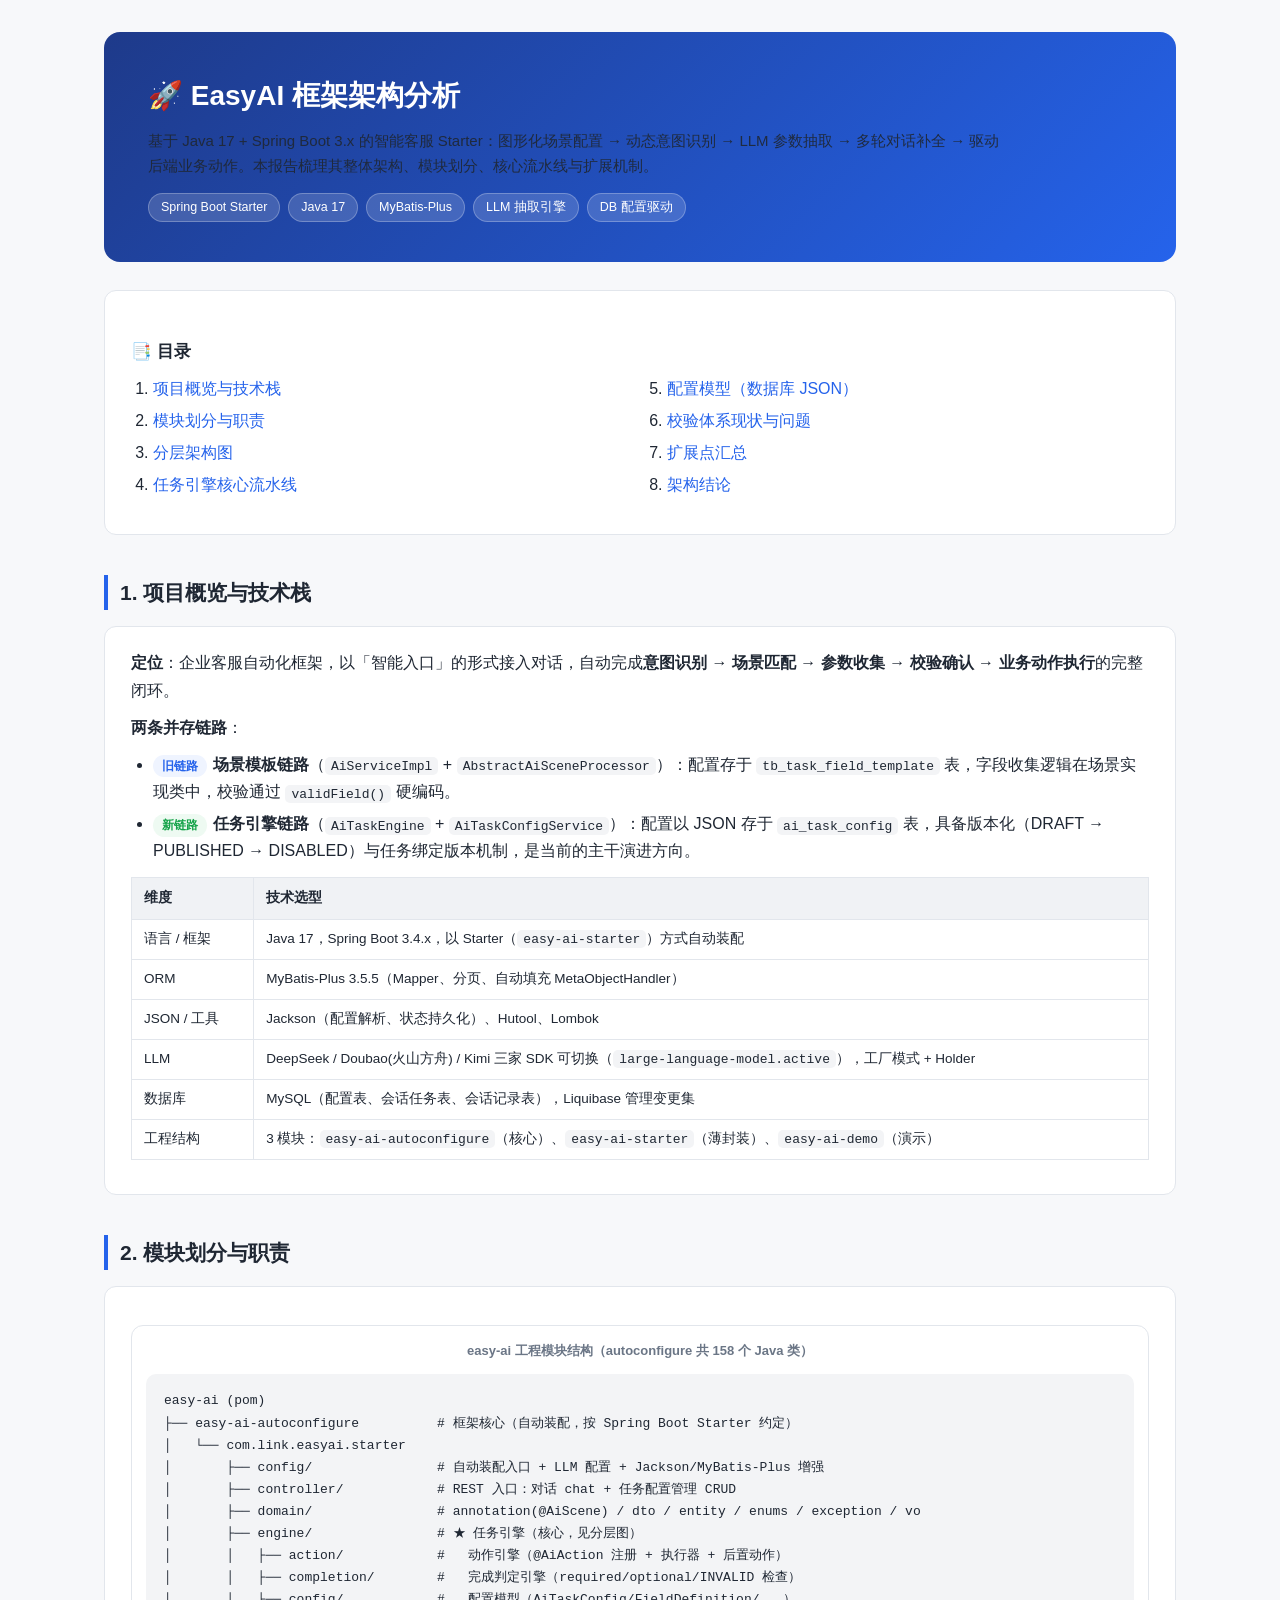
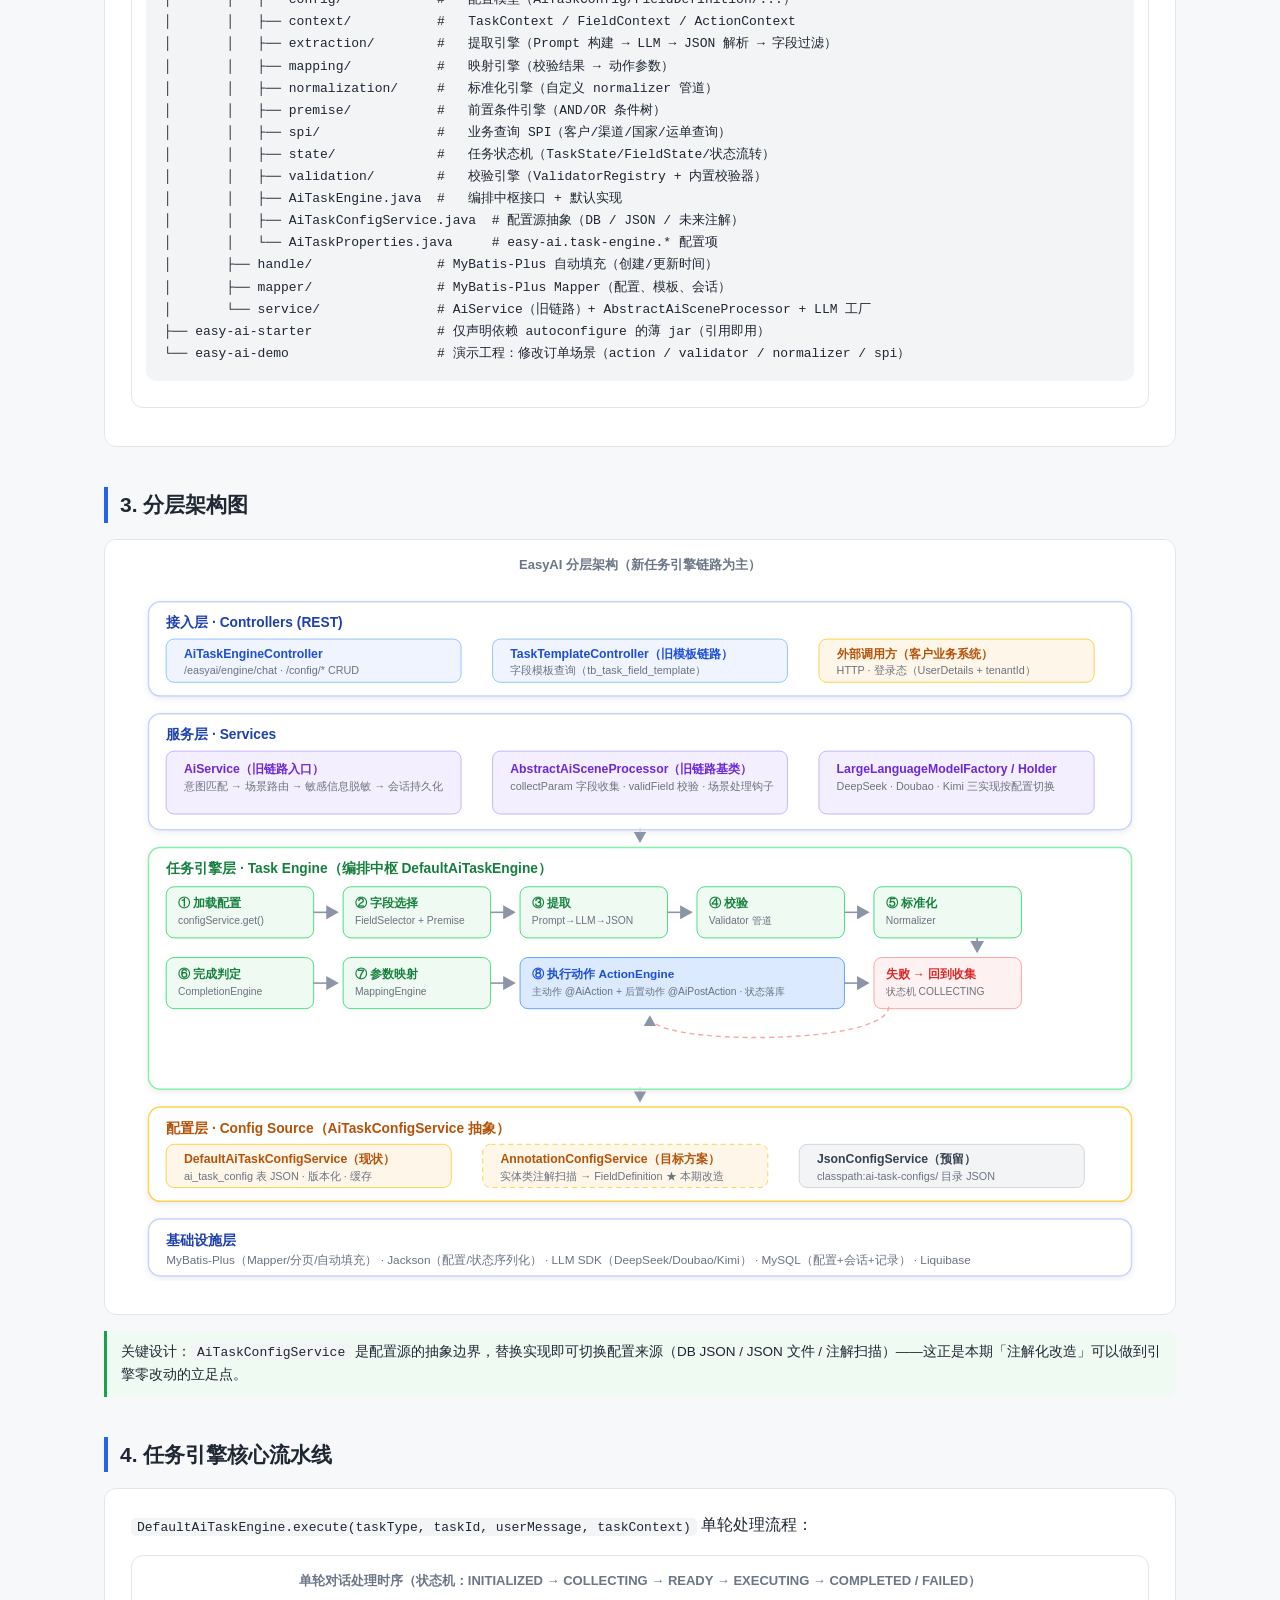
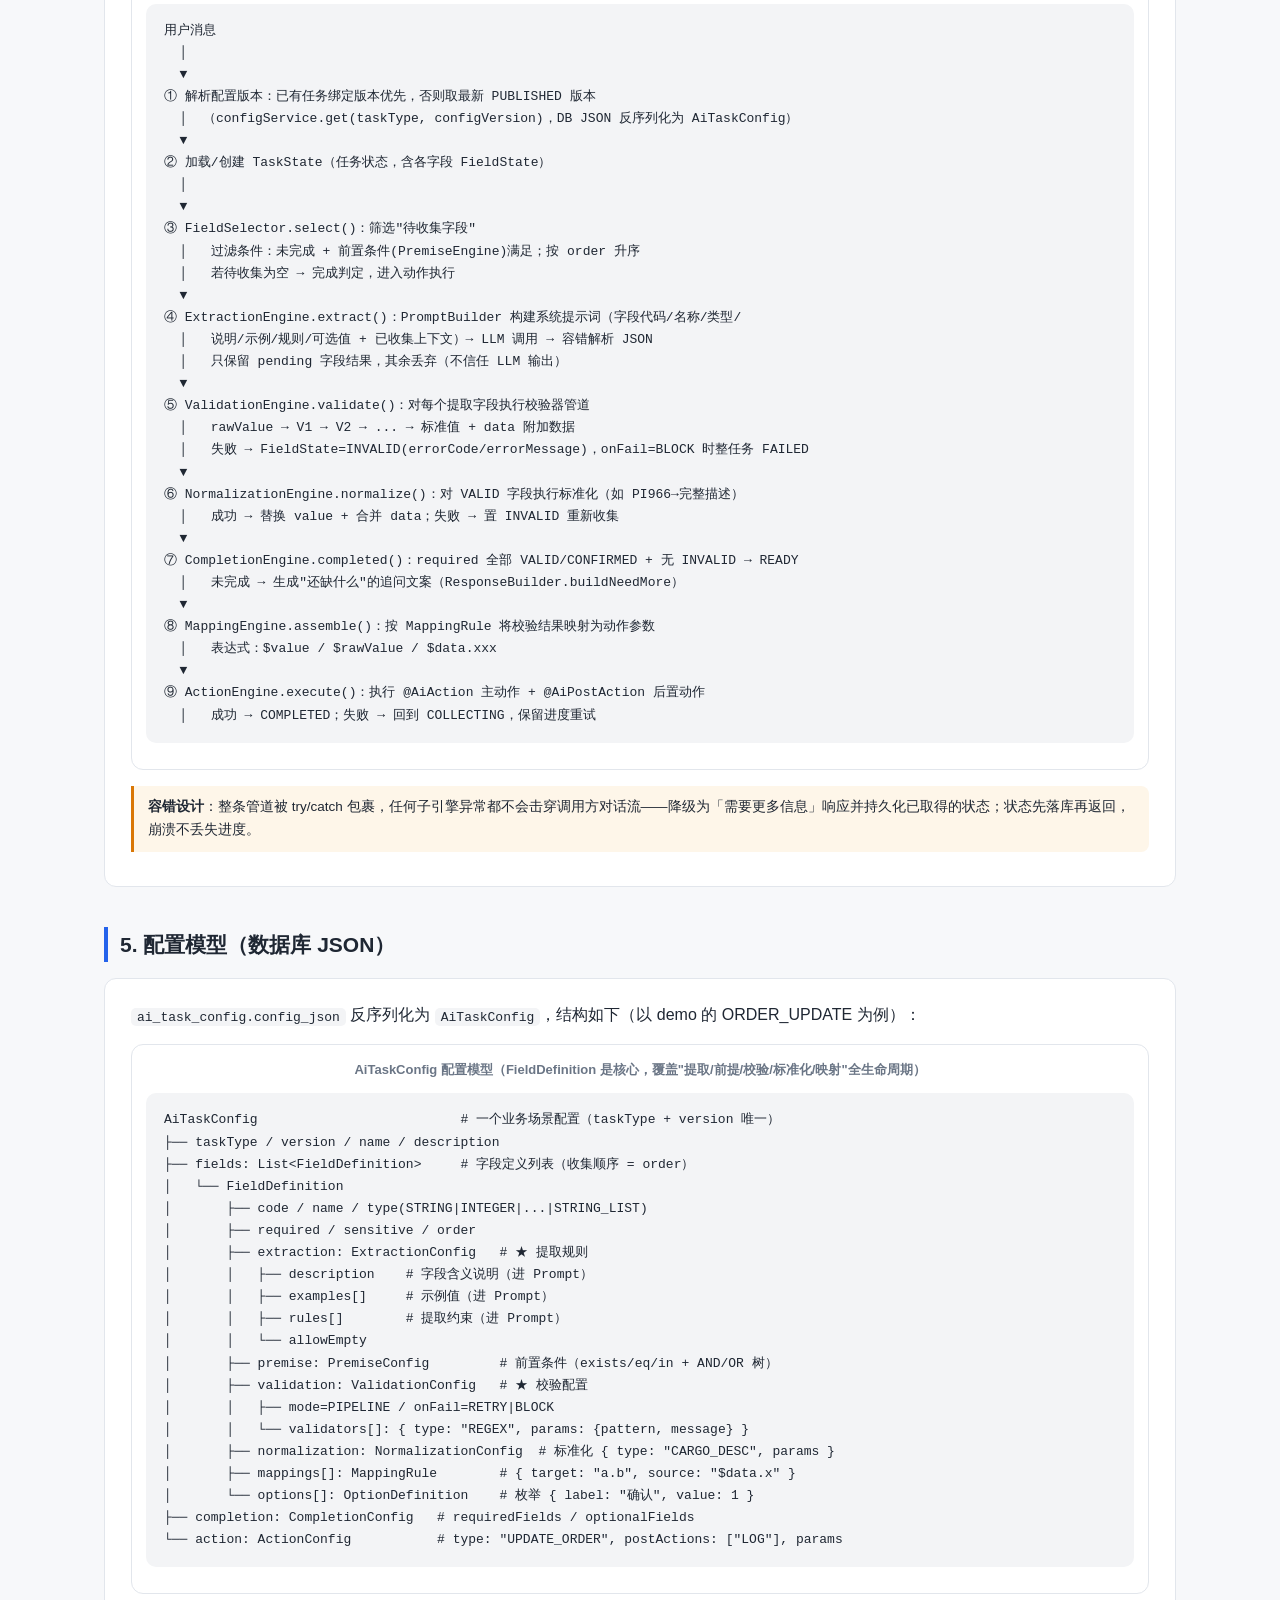
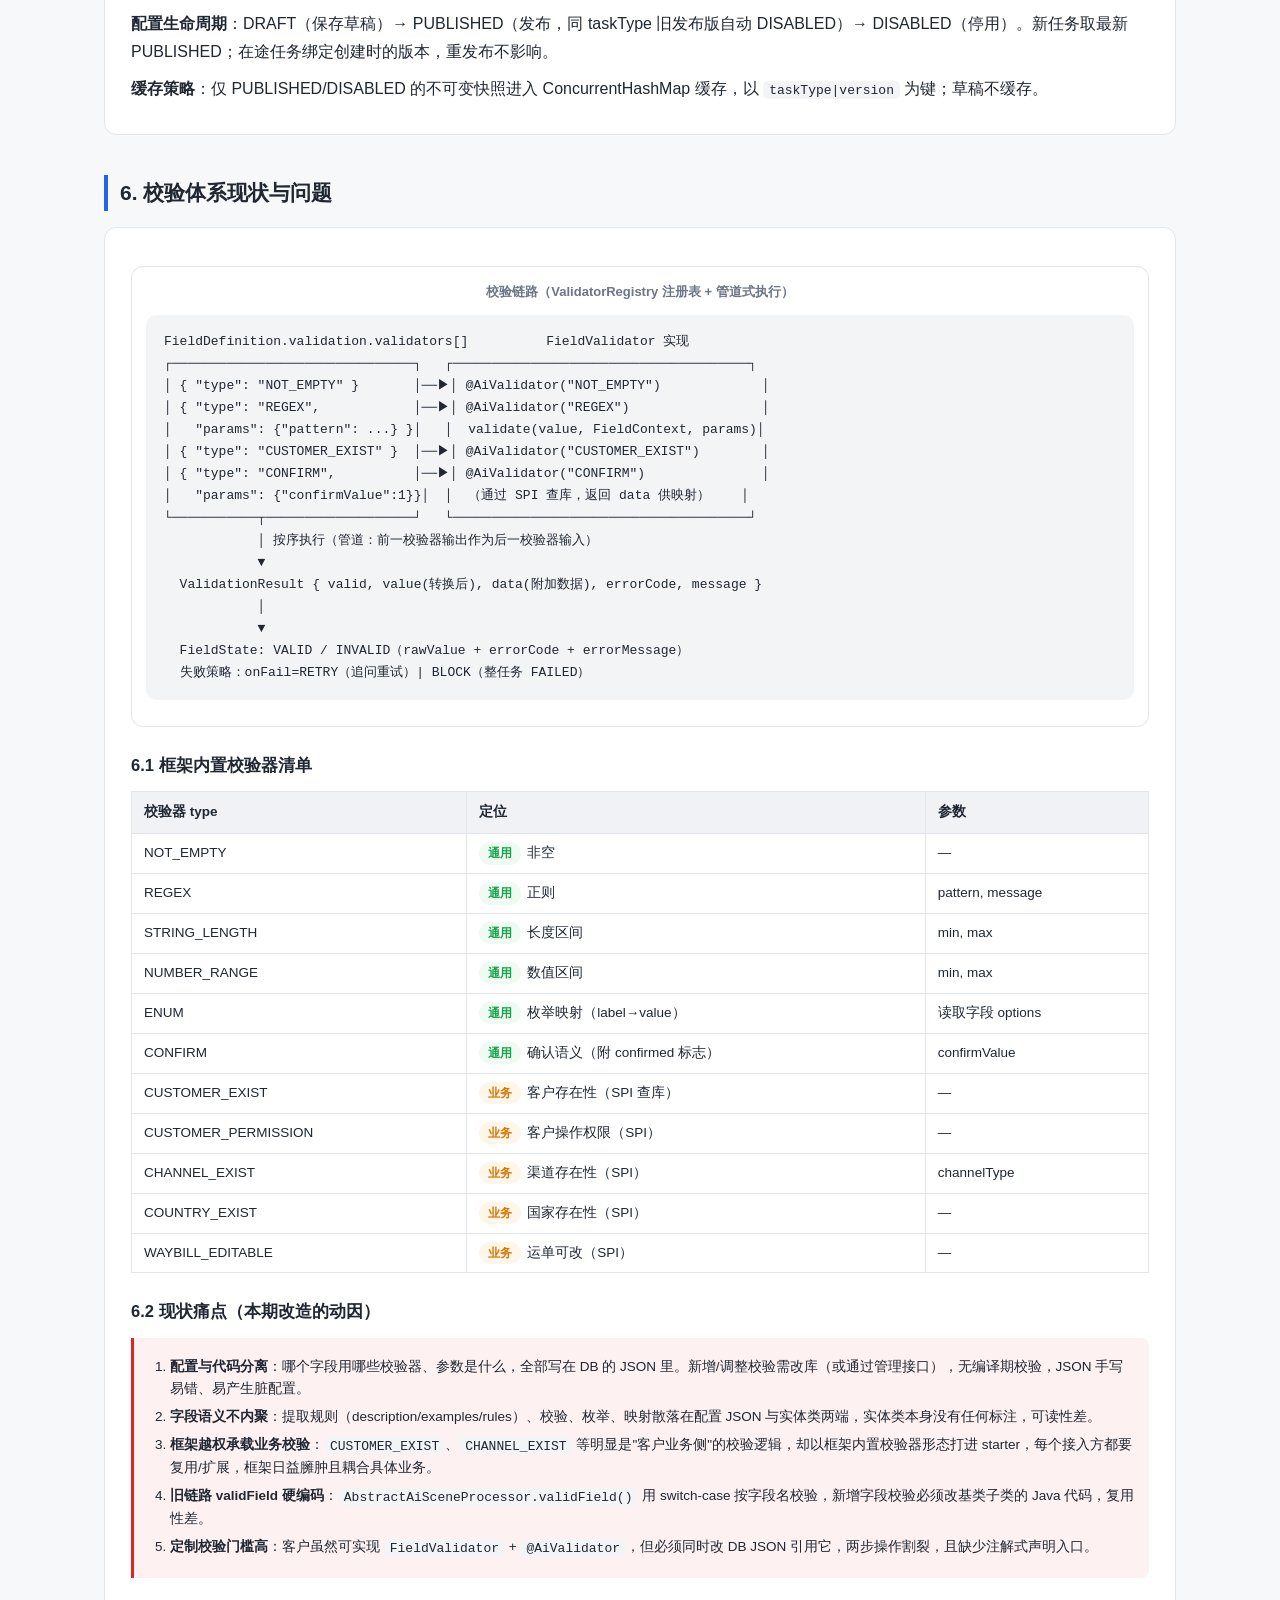
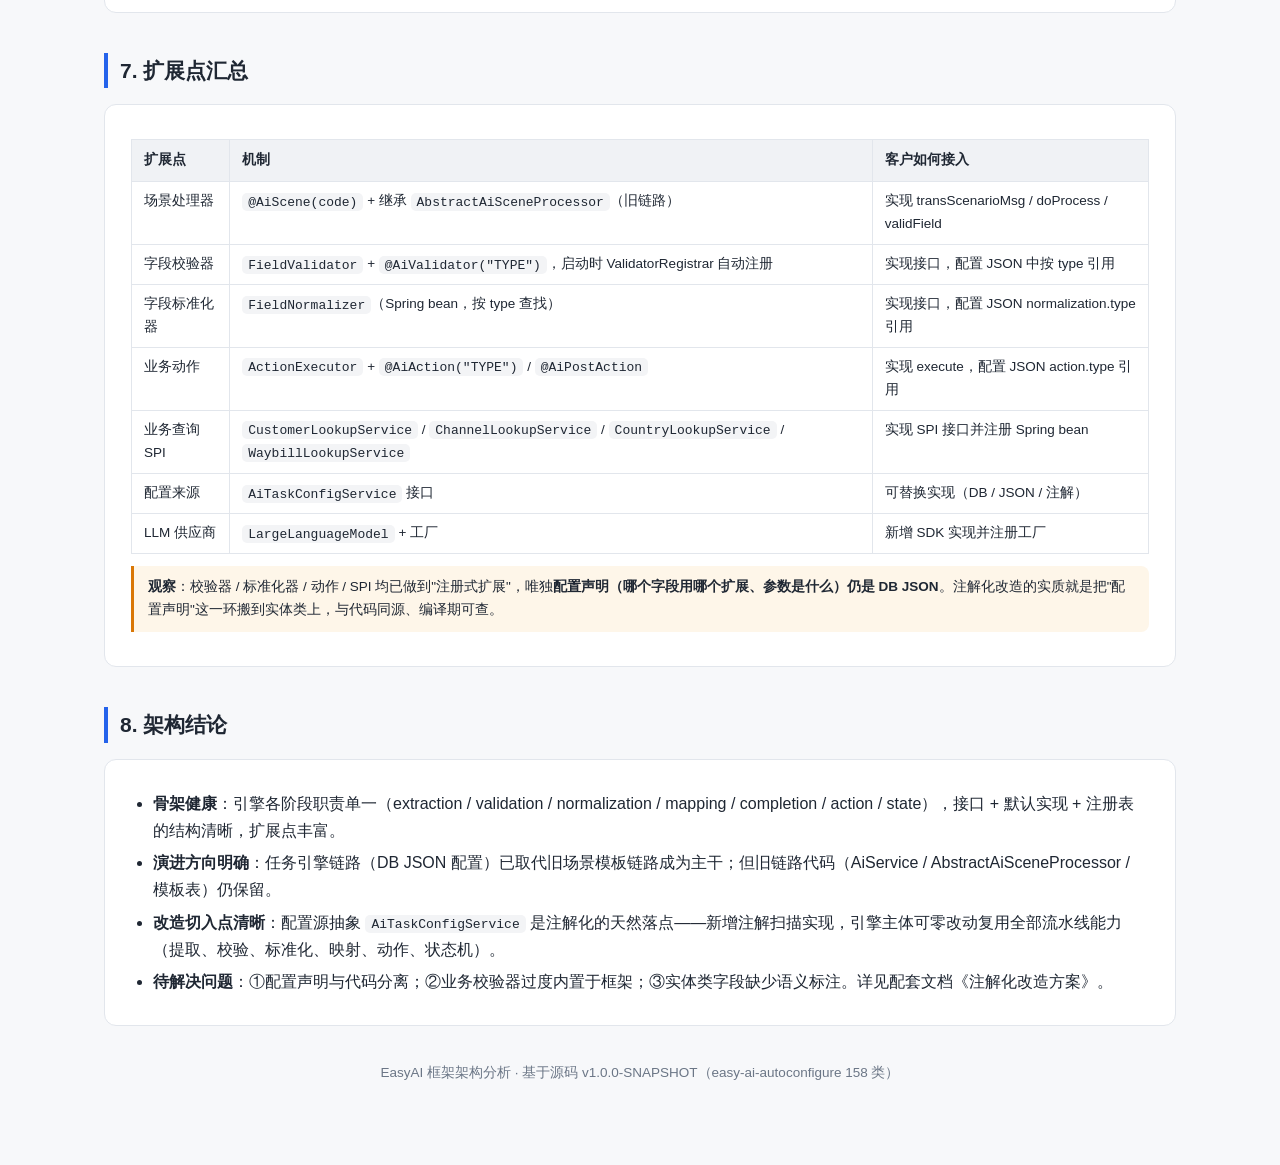
<file: docs/easy-ai-architecture.html>
<!DOCTYPE html>
<html lang="zh-CN">
<head>
<meta charset="UTF-8">
<meta name="viewport" content="width=device-width, initial-scale=1.0">
<title>EasyAI 框架架构分析</title>
<style>
  :root {
    --bg: #f7f8fa; --card: #ffffff; --border: #e2e6ec; --text: #1f2733; --muted: #6b7686;
    --primary: #2563eb; --primary-bg: #eff4ff; --green: #16a34a; --green-bg: #eefaf2;
    --amber: #d97706; --amber-bg: #fef6e9; --red: #dc2626; --red-bg: #fef1f1;
    --purple: #7c3aed; --purple-bg: #f4efff; --teal: #0d9488; --teal-bg: #ecfbf9;
    --code-bg: #f3f4f6; --mono: "JetBrains Mono", Consolas, "Courier New", monospace;
  }
  * { margin: 0; padding: 0; box-sizing: border-box; }
  body { font-family: -apple-system, "Segoe UI", "PingFang SC", "Microsoft YaHei", sans-serif; background: var(--bg); color: var(--text); line-height: 1.7; }
  .wrap { max-width: 1120px; margin: 0 auto; padding: 32px 24px 80px; }
  header.hero { background: linear-gradient(135deg, #1e3a8a 0%, #2563eb 100%); color: #fff; border-radius: 16px; padding: 40px 44px; margin-bottom: 28px; }
  header.hero h1 { font-size: 28px; font-weight: 700; margin-bottom: 8px; }
  header.hero p { opacity: .9; font-size: 15px; max-width: 860px; }
  header.hero .tags { margin-top: 14px; display: flex; gap: 8px; flex-wrap: wrap; }
  header.hero .tags span { background: rgba(255,255,255,.16); border: 1px solid rgba(255,255,255,.25); padding: 3px 12px; border-radius: 999px; font-size: 12.5px; }
  h2 { font-size: 21px; margin: 40px 0 16px; padding-left: 12px; border-left: 4px solid var(--primary); }
  h3 { font-size: 16.5px; margin: 24px 0 10px; }
  .card { background: var(--card); border: 1px solid var(--border); border-radius: 12px; padding: 22px 26px; margin-bottom: 18px; }
  p { margin-bottom: 10px; color: var(--text); }
  .muted { color: var(--muted); font-size: 13.5px; }
  code, pre { font-family: var(--mono); font-size: 13px; }
  code { background: var(--code-bg); padding: 1.5px 6px; border-radius: 5px; }
  pre { background: var(--code-bg); border-radius: 10px; padding: 16px 18px; overflow-x: auto; margin: 12px 0; }
  pre code { background: none; padding: 0; }
  table { width: 100%; border-collapse: collapse; margin: 12px 0; font-size: 13.5px; }
  th { background: #f0f2f5; text-align: left; padding: 9px 12px; border: 1px solid var(--border); font-weight: 600; }
  td { padding: 8px 12px; border: 1px solid var(--border); vertical-align: top; }
  .tag { display: inline-block; padding: 1px 9px; border-radius: 999px; font-size: 12px; font-weight: 600; margin-right: 6px; }
  .tag.blue { background: var(--primary-bg); color: var(--primary); }
  .tag.green { background: var(--green-bg); color: var(--green); }
  .tag.amber { background: var(--amber-bg); color: var(--amber); }
  .tag.red { background: var(--red-bg); color: var(--red); }
  .tag.purple { background: var(--purple-bg); color: var(--purple); }
  .tag.teal { background: var(--teal-bg); color: var(--teal); }
  .note { border-left: 3px solid var(--amber); background: var(--amber-bg); border-radius: 0 8px 8px 0; padding: 10px 14px; margin: 12px 0; font-size: 13.5px; }
  .tip { border-left: 3px solid var(--green); background: var(--green-bg); border-radius: 0 8px 8px 0; padding: 10px 14px; margin: 12px 0; font-size: 13.5px; }
  .warn { border-left: 3px solid var(--red); background: var(--red-bg); border-radius: 0 8px 8px 0; padding: 10px 14px; margin: 12px 0; font-size: 13.5px; }
  ul, ol { padding-left: 22px; margin: 8px 0; }
  li { margin-bottom: 5px; }
  .fig { background: var(--card); border: 1px solid var(--border); border-radius: 12px; padding: 14px; margin: 16px 0; overflow-x: auto; }
  .fig .fig-title { font-size: 13px; color: var(--muted); text-align: center; margin-bottom: 8px; font-weight: 600; }
  .grid2 { display: grid; grid-template-columns: 1fr 1fr; gap: 18px; }
  @media (max-width: 860px) { .grid2 { grid-template-columns: 1fr; } }
  .flow-row { display: flex; align-items: stretch; flex-wrap: wrap; gap: 8px; }
  .flow-node { background: var(--primary-bg); border: 1.5px solid var(--primary); color: var(--primary); border-radius: 10px; padding: 10px 14px; font-size: 13px; font-weight: 600; text-align: center; min-width: 108px; }
  .flow-node.gray { background: #f3f4f6; border-color: #9ca3af; color: #374151; }
  .flow-node.green { background: var(--green-bg); border-color: var(--green); color: var(--green); }
  .flow-arrow { align-self: center; color: #9ca3af; font-size: 18px; font-weight: 700; }
  .toc { columns: 2; column-gap: 32px; }
  .toc a { color: var(--primary); text-decoration: none; }
  .toc li { break-inside: avoid; }
</style>
</head>
<body>
<div class="wrap">

<header class="hero">
  <h1>🚀 EasyAI 框架架构分析</h1>
  <p>基于 Java 17 + Spring Boot 3.x 的智能客服 Starter：图形化场景配置 → 动态意图识别 → LLM 参数抽取 → 多轮对话补全 → 驱动后端业务动作。本报告梳理其整体架构、模块划分、核心流水线与扩展机制。</p>
  <div class="tags">
    <span>Spring Boot Starter</span><span>Java 17</span><span>MyBatis-Plus</span><span>LLM 抽取引擎</span><span>DB 配置驱动</span>
  </div>
</header>

<div class="card">
  <h3>📑 目录</h3>
  <ol class="toc">
    <li><a href="#overview">项目概览与技术栈</a></li>
    <li><a href="#module">模块划分与职责</a></li>
    <li><a href="#layers">分层架构图</a></li>
    <li><a href="#pipeline">任务引擎核心流水线</a></li>
    <li><a href="#config-model">配置模型（数据库 JSON）</a></li>
    <li><a href="#validation">校验体系现状与问题</a></li>
    <li><a href="#extension">扩展点汇总</a></li>
    <li><a href="#summary">架构结论</a></li>
  </ol>
</div>

<h2 id="overview">1. 项目概览与技术栈</h2>
<div class="card">
  <p><strong>定位</strong>：企业客服自动化框架，以「智能入口」的形式接入对话，自动完成<strong>意图识别 → 场景匹配 → 参数收集 → 校验确认 → 业务动作执行</strong>的完整闭环。</p>
  <p><strong>两条并存链路</strong>：</p>
  <ul>
    <li><span class="tag blue">旧链路</span><strong>场景模板链路</strong>（<code>AiServiceImpl</code> + <code>AbstractAiSceneProcessor</code>）：配置存于 <code>tb_task_field_template</code> 表，字段收集逻辑在场景实现类中，校验通过 <code>validField()</code> 硬编码。</li>
    <li><span class="tag green">新链路</span><strong>任务引擎链路</strong>（<code>AiTaskEngine</code> + <code>AiTaskConfigService</code>）：配置以 JSON 存于 <code>ai_task_config</code> 表，具备版本化（DRAFT → PUBLISHED → DISABLED）与任务绑定版本机制，是当前的主干演进方向。</li>
  </ul>
  <table>
    <tr><th>维度</th><th>技术选型</th></tr>
    <tr><td>语言 / 框架</td><td>Java 17，Spring Boot 3.4.x，以 Starter（<code>easy-ai-starter</code>）方式自动装配</td></tr>
    <tr><td>ORM</td><td>MyBatis-Plus 3.5.5（Mapper、分页、自动填充 MetaObjectHandler）</td></tr>
    <tr><td>JSON / 工具</td><td>Jackson（配置解析、状态持久化）、Hutool、Lombok</td></tr>
    <tr><td>LLM</td><td>DeepSeek / Doubao(火山方舟) / Kimi 三家 SDK 可切换（<code>large-language-model.active</code>），工厂模式 + Holder</td></tr>
    <tr><td>数据库</td><td>MySQL（配置表、会话任务表、会话记录表），Liquibase 管理变更集</td></tr>
    <tr><td>工程结构</td><td>3 模块：<code>easy-ai-autoconfigure</code>（核心）、<code>easy-ai-starter</code>（薄封装）、<code>easy-ai-demo</code>（演示）</td></tr>
  </table>
</div>

<h2 id="module">2. 模块划分与职责</h2>
<div class="card">
  <div class="fig">
    <div class="fig-title">easy-ai 工程模块结构（autoconfigure 共 158 个 Java 类）</div>
    <pre><code>easy-ai (pom)
├── easy-ai-autoconfigure          # 框架核心（自动装配，按 Spring Boot Starter 约定）
│   └── com.link.easyai.starter
│       ├── config/                # 自动装配入口 + LLM 配置 + Jackson/MyBatis-Plus 增强
│       ├── controller/            # REST 入口：对话 chat + 任务配置管理 CRUD
│       ├── domain/                # annotation(@AiScene) / dto / entity / enums / exception / vo
│       ├── engine/                # ★ 任务引擎（核心，见分层图）
│       │   ├── action/            #   动作引擎（@AiAction 注册 + 执行器 + 后置动作）
│       │   ├── completion/        #   完成判定引擎（required/optional/INVALID 检查）
│       │   ├── config/            #   配置模型（AiTaskConfig/FieldDefinition/...）
│       │   ├── context/           #   TaskContext / FieldContext / ActionContext
│       │   ├── extraction/        #   提取引擎（Prompt 构建 → LLM → JSON 解析 → 字段过滤）
│       │   ├── mapping/           #   映射引擎（校验结果 → 动作参数）
│       │   ├── normalization/     #   标准化引擎（自定义 normalizer 管道）
│       │   ├── premise/           #   前置条件引擎（AND/OR 条件树）
│       │   ├── spi/               #   业务查询 SPI（客户/渠道/国家/运单查询）
│       │   ├── state/             #   任务状态机（TaskState/FieldState/状态流转）
│       │   ├── validation/        #   校验引擎（ValidatorRegistry + 内置校验器）
│       │   ├── AiTaskEngine.java  #   编排中枢接口 + 默认实现
│       │   ├── AiTaskConfigService.java  # 配置源抽象（DB / JSON / 未来注解）
│       │   └── AiTaskProperties.java     # easy-ai.task-engine.* 配置项
│       ├── handle/                # MyBatis-Plus 自动填充（创建/更新时间）
│       ├── mapper/                # MyBatis-Plus Mapper（配置、模板、会话）
│       └── service/               # AiService（旧链路）+ AbstractAiSceneProcessor + LLM 工厂
├── easy-ai-starter                # 仅声明依赖 autoconfigure 的薄 jar（引用即用）
└── easy-ai-demo                   # 演示工程：修改订单场景（action / validator / normalizer / spi）</code></pre>
  </div>
</div>

<h2 id="layers">3. 分层架构图</h2>
<div class="fig">
  <div class="fig-title">EasyAI 分层架构（新任务引擎链路为主）</div>
  <svg viewBox="0 0 1060 720" xmlns="http://www.w3.org/2000/svg" font-family="'Segoe UI','PingFang SC','Microsoft YaHei',sans-serif">
    <defs>
      <marker id="arr" markerWidth="9" markerHeight="9" refX="7" refY="4.5" orient="auto"><path d="M0,0 L8,4.5 L0,9 Z" fill="#8b95a5"/></marker>
      <filter id="shadow" x="-4%" y="-4%" width="108%" height="112%"><feDropShadow dx="0" dy="2" stdDeviation="3" flood-color="#1f2733" flood-opacity="0.08"/></filter>
    </defs>

    <!-- 接入层 -->
    <rect x="30" y="18" width="1000" height="96" rx="12" fill="#ffffff" stroke="#c7d2fe" stroke-width="1.5" filter="url(#shadow)"/>
    <text x="48" y="44" font-size="14" font-weight="700" fill="#1e40af">接入层 · Controllers (REST)</text>
    <rect x="48" y="56" width="300" height="44" rx="8" fill="#eff4ff" stroke="#93c5fd"/>
    <text x="66" y="75" font-size="12.5" font-weight="600" fill="#1d4ed8">AiTaskEngineController</text>
    <text x="66" y="92" font-size="11" fill="#6b7280">/easyai/engine/chat · /config/* CRUD</text>
    <rect x="380" y="56" width="300" height="44" rx="8" fill="#eff4ff" stroke="#93c5fd"/>
    <text x="398" y="75" font-size="12.5" font-weight="600" fill="#1d4ed8">TaskTemplateController（旧模板链路）</text>
    <text x="398" y="92" font-size="11" fill="#6b7280">字段模板查询（tb_task_field_template）</text>
    <rect x="712" y="56" width="280" height="44" rx="8" fill="#fef6e9" stroke="#fcd34d"/>
    <text x="730" y="75" font-size="12.5" font-weight="600" fill="#b45309">外部调用方（客户业务系统）</text>
    <text x="730" y="92" font-size="11" fill="#6b7280">HTTP · 登录态（UserDetails + tenantId）</text>

    <!-- 服务层 -->
    <rect x="30" y="132" width="1000" height="118" rx="12" fill="#ffffff" stroke="#c7d2fe" stroke-width="1.5" filter="url(#shadow)"/>
    <text x="48" y="158" font-size="14" font-weight="700" fill="#1e40af">服务层 · Services</text>
    <rect x="48" y="170" width="300" height="64" rx="8" fill="#f4efff" stroke="#c4b5fd"/>
    <text x="66" y="192" font-size="12.5" font-weight="600" fill="#6d28d9">AiService（旧链路入口）</text>
    <text x="66" y="210" font-size="11" fill="#6b7280">意图匹配 → 场景路由 → 敏感信息脱敏 → 会话持久化</text>
    <rect x="380" y="170" width="300" height="64" rx="8" fill="#f4efff" stroke="#c4b5fd"/>
    <text x="398" y="192" font-size="12.5" font-weight="600" fill="#6d28d9">AbstractAiSceneProcessor（旧链路基类）</text>
    <text x="398" y="210" font-size="11" fill="#6b7280">collectParam 字段收集 · validField 校验 · 场景处理钩子</text>
    <rect x="712" y="170" width="280" height="64" rx="8" fill="#f4efff" stroke="#c4b5fd"/>
    <text x="730" y="192" font-size="12.5" font-weight="600" fill="#6d28d9">LargeLanguageModelFactory / Holder</text>
    <text x="730" y="210" font-size="11" fill="#6b7280">DeepSeek · Doubao · Kimi 三实现按配置切换</text>

    <!-- 引擎层 -->
    <rect x="30" y="268" width="1000" height="246" rx="12" fill="#ffffff" stroke="#86efac" stroke-width="1.5" filter="url(#shadow)"/>
    <text x="48" y="294" font-size="14" font-weight="700" fill="#15803d">任务引擎层 · Task Engine（编排中枢 DefaultAiTaskEngine）</text>

    <!-- pipeline nodes -->
    <rect x="48" y="308" width="150" height="52" rx="8" fill="#eefaf2" stroke="#4ade80"/>
    <text x="60" y="329" font-size="12" font-weight="600" fill="#15803d">① 加载配置</text>
    <text x="60" y="346" font-size="10.5" fill="#6b7280">configService.get()</text>
    <rect x="228" y="308" width="150" height="52" rx="8" fill="#eefaf2" stroke="#4ade80"/>
    <text x="240" y="329" font-size="12" font-weight="600" fill="#15803d">② 字段选择</text>
    <text x="240" y="346" font-size="10.5" fill="#6b7280">FieldSelector + Premise</text>
    <rect x="408" y="308" width="150" height="52" rx="8" fill="#eefaf2" stroke="#4ade80"/>
    <text x="420" y="329" font-size="12" font-weight="600" fill="#15803d">③ 提取</text>
    <text x="420" y="346" font-size="10.5" fill="#6b7280">Prompt→LLM→JSON</text>
    <rect x="588" y="308" width="150" height="52" rx="8" fill="#eefaf2" stroke="#4ade80"/>
    <text x="600" y="329" font-size="12" font-weight="600" fill="#15803d">④ 校验</text>
    <text x="600" y="346" font-size="10.5" fill="#6b7280">Validator 管道</text>
    <rect x="768" y="308" width="150" height="52" rx="8" fill="#eefaf2" stroke="#4ade80"/>
    <text x="780" y="329" font-size="12" font-weight="600" fill="#15803d">⑤ 标准化</text>
    <text x="780" y="346" font-size="10.5" fill="#6b7280">Normalizer</text>
    <rect x="48" y="380" width="150" height="52" rx="8" fill="#eefaf2" stroke="#4ade80"/>
    <text x="60" y="401" font-size="12" font-weight="600" fill="#15803d">⑥ 完成判定</text>
    <text x="60" y="418" font-size="10.5" fill="#6b7280">CompletionEngine</text>
    <rect x="228" y="380" width="150" height="52" rx="8" fill="#eefaf2" stroke="#4ade80"/>
    <text x="240" y="401" font-size="12" font-weight="600" fill="#15803d">⑦ 参数映射</text>
    <text x="240" y="418" font-size="10.5" fill="#6b7280">MappingEngine</text>
    <rect x="408" y="380" width="330" height="52" rx="8" fill="#dbeafe" stroke="#60a5fa"/>
    <text x="420" y="401" font-size="12" font-weight="600" fill="#1d4ed8">⑧ 执行动作 ActionEngine</text>
    <text x="420" y="418" font-size="10.5" fill="#6b7280">主动作 @AiAction + 后置动作 @AiPostAction · 状态落库</text>
    <rect x="768" y="380" width="150" height="52" rx="8" fill="#fef1f1" stroke="#fca5a5"/>
    <text x="780" y="401" font-size="12" font-weight="600" fill="#dc2626">失败 → 回到收集</text>
    <text x="780" y="418" font-size="10.5" fill="#6b7280">状态机 COLLECTING</text>

    <!-- arrows -->
    <line x1="198" y1="334" x2="222" y2="334" stroke="#8b95a5" stroke-width="1.6" marker-end="url(#arr)"/>
    <line x1="378" y1="334" x2="402" y2="334" stroke="#8b95a5" stroke-width="1.6" marker-end="url(#arr)"/>
    <line x1="558" y1="334" x2="582" y2="334" stroke="#8b95a5" stroke-width="1.6" marker-end="url(#arr)"/>
    <line x1="738" y1="334" x2="762" y2="334" stroke="#8b95a5" stroke-width="1.6" marker-end="url(#arr)"/>
    <line x1="873" y1="360" x2="873" y2="374" stroke="#8b95a5" stroke-width="1.6" marker-end="url(#arr)"/>
    <line x1="198" y1="406" x2="222" y2="406" stroke="#8b95a5" stroke-width="1.6" marker-end="url(#arr)"/>
    <line x1="378" y1="406" x2="402" y2="406" stroke="#8b95a5" stroke-width="1.6" marker-end="url(#arr)"/>
    <line x1="738" y1="406" x2="762" y2="406" stroke="#8b95a5" stroke-width="1.6" marker-end="url(#arr)"/>
    <path d="M783 430 C 783 470, 540 470, 540 440" stroke="#fca5a5" stroke-width="1.4" fill="none" stroke-dasharray="5 4" marker-end="url(#arr)"/>

    <!-- 配置层 -->
    <rect x="30" y="532" width="1000" height="96" rx="12" fill="#ffffff" stroke="#fcd34d" stroke-width="1.5" filter="url(#shadow)"/>
    <text x="48" y="558" font-size="14" font-weight="700" fill="#b45309">配置层 · Config Source（AiTaskConfigService 抽象）</text>
    <rect x="48" y="570" width="290" height="44" rx="8" fill="#fef6e9" stroke="#fcd34d"/>
    <text x="66" y="589" font-size="12.5" font-weight="600" fill="#b45309">DefaultAiTaskConfigService（现状）</text>
    <text x="66" y="606" font-size="11" fill="#6b7280">ai_task_config 表 JSON · 版本化 · 缓存</text>
    <rect x="370" y="570" width="290" height="44" rx="8" fill="#fef6e9" stroke="#fcd34d" stroke-dasharray="5 4"/>
    <text x="388" y="589" font-size="12.5" font-weight="600" fill="#b45309">AnnotationConfigService（目标方案）</text>
    <text x="388" y="606" font-size="11" fill="#6b7280">实体类注解扫描 → FieldDefinition ★ 本期改造</text>
    <rect x="692" y="570" width="290" height="44" rx="8" fill="#f3f4f6" stroke="#d1d5db"/>
    <text x="710" y="589" font-size="12.5" font-weight="600" fill="#374151">JsonConfigService（预留）</text>
    <text x="710" y="606" font-size="11" fill="#6b7280">classpath:ai-task-configs/ 目录 JSON</text>

    <!-- 基础设施 -->
    <rect x="30" y="646" width="1000" height="58" rx="12" fill="#ffffff" stroke="#c7d2fe" stroke-width="1.5" filter="url(#shadow)"/>
    <text x="48" y="672" font-size="14" font-weight="700" fill="#1e40af">基础设施层</text>
    <text x="48" y="692" font-size="12" fill="#6b7280">MyBatis-Plus（Mapper/分页/自动填充） · Jackson（配置/状态序列化） · LLM SDK（DeepSeek/Doubao/Kimi） · MySQL（配置+会话+记录） · Liquibase</text>

    <!-- vertical connectors -->
    <line x1="530" y1="132" x2="530" y2="126" stroke="none"/>
    <line x1="530" y1="248" x2="530" y2="262" stroke="#cbd5e1" stroke-width="1.4" marker-end="url(#arr)"/>
    <line x1="530" y1="512" x2="530" y2="526" stroke="#cbd5e1" stroke-width="1.4" marker-end="url(#arr)"/>
  </svg>
</div>
<div class="tip">关键设计：<code>AiTaskConfigService</code> 是配置源的抽象边界，替换实现即可切换配置来源（DB JSON / JSON 文件 / 注解扫描）——这正是本期「注解化改造」可以做到引擎零改动的立足点。</div>

<h2 id="pipeline">4. 任务引擎核心流水线</h2>
<div class="card">
  <p><code>DefaultAiTaskEngine.execute(taskType, taskId, userMessage, taskContext)</code> 单轮处理流程：</p>
  <div class="fig">
    <div class="fig-title">单轮对话处理时序（状态机：INITIALIZED → COLLECTING → READY → EXECUTING → COMPLETED / FAILED）</div>
    <pre><code>用户消息
  │
  ▼
① 解析配置版本：已有任务绑定版本优先，否则取最新 PUBLISHED 版本
  │  （configService.get(taskType, configVersion)，DB JSON 反序列化为 AiTaskConfig）
  ▼
② 加载/创建 TaskState（任务状态，含各字段 FieldState）
  │
  ▼
③ FieldSelector.select()：筛选"待收集字段"
  │   过滤条件：未完成 + 前置条件(PremiseEngine)满足；按 order 升序
  │   若待收集为空 → 完成判定，进入动作执行
  ▼
④ ExtractionEngine.extract()：PromptBuilder 构建系统提示词（字段代码/名称/类型/
  │   说明/示例/规则/可选值 + 已收集上下文）→ LLM 调用 → 容错解析 JSON
  │   只保留 pending 字段结果，其余丢弃（不信任 LLM 输出）
  ▼
⑤ ValidationEngine.validate()：对每个提取字段执行校验器管道
  │   rawValue → V1 → V2 → ... → 标准值 + data 附加数据
  │   失败 → FieldState=INVALID(errorCode/errorMessage)，onFail=BLOCK 时整任务 FAILED
  ▼
⑥ NormalizationEngine.normalize()：对 VALID 字段执行标准化（如 PI966→完整描述）
  │   成功 → 替换 value + 合并 data；失败 → 置 INVALID 重新收集
  ▼
⑦ CompletionEngine.completed()：required 全部 VALID/CONFIRMED + 无 INVALID → READY
  │   未完成 → 生成"还缺什么"的追问文案（ResponseBuilder.buildNeedMore）
  ▼
⑧ MappingEngine.assemble()：按 MappingRule 将校验结果映射为动作参数
  │   表达式：$value / $rawValue / $data.xxx
  ▼
⑨ ActionEngine.execute()：执行 @AiAction 主动作 + @AiPostAction 后置动作
  │   成功 → COMPLETED；失败 → 回到 COLLECTING，保留进度重试</code></pre>
  </div>
  <div class="note"><strong>容错设计</strong>：整条管道被 try/catch 包裹，任何子引擎异常都不会击穿调用方对话流——降级为「需要更多信息」响应并持久化已取得的状态；状态先落库再返回，崩溃不丢失进度。</div>
</div>

<h2 id="config-model">5. 配置模型（数据库 JSON）</h2>
<div class="card">
  <p><code>ai_task_config.config_json</code> 反序列化为 <code>AiTaskConfig</code>，结构如下（以 demo 的 ORDER_UPDATE 为例）：</p>
  <div class="fig">
    <div class="fig-title">AiTaskConfig 配置模型（FieldDefinition 是核心，覆盖"提取/前提/校验/标准化/映射"全生命周期）</div>
    <pre><code>AiTaskConfig                          # 一个业务场景配置（taskType + version 唯一）
├── taskType / version / name / description
├── fields: List&lt;FieldDefinition&gt;     # 字段定义列表（收集顺序 = order）
│   └── FieldDefinition
│       ├── code / name / type(STRING|INTEGER|...|STRING_LIST) 
│       ├── required / sensitive / order
│       ├── extraction: ExtractionConfig   # ★ 提取规则
│       │   ├── description    # 字段含义说明（进 Prompt）
│       │   ├── examples[]     # 示例值（进 Prompt）
│       │   ├── rules[]        # 提取约束（进 Prompt）
│       │   └── allowEmpty
│       ├── premise: PremiseConfig         # 前置条件（exists/eq/in + AND/OR 树）
│       ├── validation: ValidationConfig   # ★ 校验配置
│       │   ├── mode=PIPELINE / onFail=RETRY|BLOCK
│       │   └── validators[]: { type: "REGEX", params: {pattern, message} }
│       ├── normalization: NormalizationConfig  # 标准化 { type: "CARGO_DESC", params }
│       ├── mappings[]: MappingRule        # { target: "a.b", source: "$data.x" }
│       └── options[]: OptionDefinition    # 枚举 { label: "确认", value: 1 }
├── completion: CompletionConfig   # requiredFields / optionalFields
└── action: ActionConfig           # type: "UPDATE_ORDER", postActions: ["LOG"], params</code></pre>
  </div>
  <p><strong>配置生命周期</strong>：DRAFT（保存草稿）→ PUBLISHED（发布，同 taskType 旧发布版自动 DISABLED）→ DISABLED（停用）。新任务取最新 PUBLISHED；在途任务绑定创建时的版本，重发布不影响。</p>
  <p><strong>缓存策略</strong>：仅 PUBLISHED/DISABLED 的不可变快照进入 ConcurrentHashMap 缓存，以 <code>taskType|version</code> 为键；草稿不缓存。</p>
</div>

<h2 id="validation">6. 校验体系现状与问题</h2>
<div class="card">
  <div class="fig">
    <div class="fig-title">校验链路（ValidatorRegistry 注册表 + 管道式执行）</div>
    <pre><code>FieldDefinition.validation.validators[]          FieldValidator 实现
┌───────────────────────────────┐   ┌──────────────────────────────────────┐
│ { "type": "NOT_EMPTY" }       │──▶│ @AiValidator("NOT_EMPTY")             │
│ { "type": "REGEX",            │──▶│ @AiValidator("REGEX")                 │
│   "params": {"pattern": ...} }│   │  validate(value, FieldContext, params)│
│ { "type": "CUSTOMER_EXIST" }  │──▶│ @AiValidator("CUSTOMER_EXIST")        │
│ { "type": "CONFIRM",          │──▶│ @AiValidator("CONFIRM")               │
│   "params": {"confirmValue":1}}│  │  （通过 SPI 查库，返回 data 供映射）    │
└───────────┬───────────────────┘   └──────────────────────────────────────┘
            │ 按序执行（管道：前一校验器输出作为后一校验器输入）
            ▼
  ValidationResult { valid, value(转换后), data(附加数据), errorCode, message }
            │
            ▼
  FieldState: VALID / INVALID（rawValue + errorCode + errorMessage）
  失败策略：onFail=RETRY（追问重试）| BLOCK（整任务 FAILED）</code></pre>
  </div>

  <h3>6.1 框架内置校验器清单</h3>
  <table>
    <tr><th>校验器 type</th><th>定位</th><th>参数</th></tr>
    <tr><td>NOT_EMPTY</td><td><span class="tag green">通用</span>非空</td><td>—</td></tr>
    <tr><td>REGEX</td><td><span class="tag green">通用</span>正则</td><td>pattern, message</td></tr>
    <tr><td>STRING_LENGTH</td><td><span class="tag green">通用</span>长度区间</td><td>min, max</td></tr>
    <tr><td>NUMBER_RANGE</td><td><span class="tag green">通用</span>数值区间</td><td>min, max</td></tr>
    <tr><td>ENUM</td><td><span class="tag green">通用</span>枚举映射（label→value）</td><td>读取字段 options</td></tr>
    <tr><td>CONFIRM</td><td><span class="tag green">通用</span>确认语义（附 confirmed 标志）</td><td>confirmValue</td></tr>
    <tr><td>CUSTOMER_EXIST</td><td><span class="tag amber">业务</span>客户存在性（SPI 查库）</td><td>—</td></tr>
    <tr><td>CUSTOMER_PERMISSION</td><td><span class="tag amber">业务</span>客户操作权限（SPI）</td><td>—</td></tr>
    <tr><td>CHANNEL_EXIST</td><td><span class="tag amber">业务</span>渠道存在性（SPI）</td><td>channelType</td></tr>
    <tr><td>COUNTRY_EXIST</td><td><span class="tag amber">业务</span>国家存在性（SPI）</td><td>—</td></tr>
    <tr><td>WAYBILL_EDITABLE</td><td><span class="tag amber">业务</span>运单可改（SPI）</td><td>—</td></tr>
  </table>

  <h3>6.2 现状痛点（本期改造的动因）</h3>
  <div class="warn">
    <ol>
      <li><strong>配置与代码分离</strong>：哪个字段用哪些校验器、参数是什么，全部写在 DB 的 JSON 里。新增/调整校验需改库（或通过管理接口），无编译期校验，JSON 手写易错、易产生脏配置。</li>
      <li><strong>字段语义不内聚</strong>：提取规则（description/examples/rules）、校验、枚举、映射散落在配置 JSON 与实体类两端，实体类本身没有任何标注，可读性差。</li>
      <li><strong>框架越权承载业务校验</strong>：<code>CUSTOMER_EXIST</code>、<code>CHANNEL_EXIST</code> 等明显是"客户业务侧"的校验逻辑，却以框架内置校验器形态打进 starter，每个接入方都要复用/扩展，框架日益臃肿且耦合具体业务。</li>
      <li><strong>旧链路 validField 硬编码</strong>：<code>AbstractAiSceneProcessor.validField()</code> 用 switch-case 按字段名校验，新增字段校验必须改基类子类的 Java 代码，复用性差。</li>
      <li><strong>定制校验门槛高</strong>：客户虽然可实现 <code>FieldValidator</code> + <code>@AiValidator</code>，但必须同时改 DB JSON 引用它，两步操作割裂，且缺少注解式声明入口。</li>
    </ol>
  </div>
</div>

<h2 id="extension">7. 扩展点汇总</h2>
<div class="card">
  <table>
    <tr><th>扩展点</th><th>机制</th><th>客户如何接入</th></tr>
    <tr><td>场景处理器</td><td><code>@AiScene(code)</code> + 继承 <code>AbstractAiSceneProcessor</code>（旧链路）</td><td>实现 transScenarioMsg / doProcess / validField</td></tr>
    <tr><td>字段校验器</td><td><code>FieldValidator</code> + <code>@AiValidator("TYPE")</code>，启动时 ValidatorRegistrar 自动注册</td><td>实现接口，配置 JSON 中按 type 引用</td></tr>
    <tr><td>字段标准化器</td><td><code>FieldNormalizer</code>（Spring bean，按 type 查找）</td><td>实现接口，配置 JSON normalization.type 引用</td></tr>
    <tr><td>业务动作</td><td><code>ActionExecutor</code> + <code>@AiAction("TYPE")</code> / <code>@AiPostAction</code></td><td>实现 execute，配置 JSON action.type 引用</td></tr>
    <tr><td>业务查询 SPI</td><td><code>CustomerLookupService</code> / <code>ChannelLookupService</code> / <code>CountryLookupService</code> / <code>WaybillLookupService</code></td><td>实现 SPI 接口并注册 Spring bean</td></tr>
    <tr><td>配置来源</td><td><code>AiTaskConfigService</code> 接口</td><td>可替换实现（DB / JSON / 注解）</td></tr>
    <tr><td>LLM 供应商</td><td><code>LargeLanguageModel</code> + 工厂</td><td>新增 SDK 实现并注册工厂</td></tr>
  </table>
  <div class="note"><strong>观察</strong>：校验器 / 标准化器 / 动作 / SPI 均已做到"注册式扩展"，唯独<strong>配置声明（哪个字段用哪个扩展、参数是什么）仍是 DB JSON</strong>。注解化改造的实质就是把"配置声明"这一环搬到实体类上，与代码同源、编译期可查。</div>
</div>

<h2 id="summary">8. 架构结论</h2>
<div class="card">
  <ul>
    <li><strong>骨架健康</strong>：引擎各阶段职责单一（extraction / validation / normalization / mapping / completion / action / state），接口 + 默认实现 + 注册表的结构清晰，扩展点丰富。</li>
    <li><strong>演进方向明确</strong>：任务引擎链路（DB JSON 配置）已取代旧场景模板链路成为主干；但旧链路代码（AiService / AbstractAiSceneProcessor / 模板表）仍保留。</li>
    <li><strong>改造切入点清晰</strong>：配置源抽象 <code>AiTaskConfigService</code> 是注解化的天然落点——新增注解扫描实现，引擎主体可零改动复用全部流水线能力（提取、校验、标准化、映射、动作、状态机）。</li>
    <li><strong>待解决问题</strong>：①配置声明与代码分离；②业务校验器过度内置于框架；③实体类字段缺少语义标注。详见配套文档《注解化改造方案》。</li>
  </ul>
</div>

<div class="muted" style="text-align:center;margin-top:36px;">EasyAI 框架架构分析 · 基于源码 v1.0.0-SNAPSHOT（easy-ai-autoconfigure 158 类）</div>

</div>
</body>
</html>
</file>
